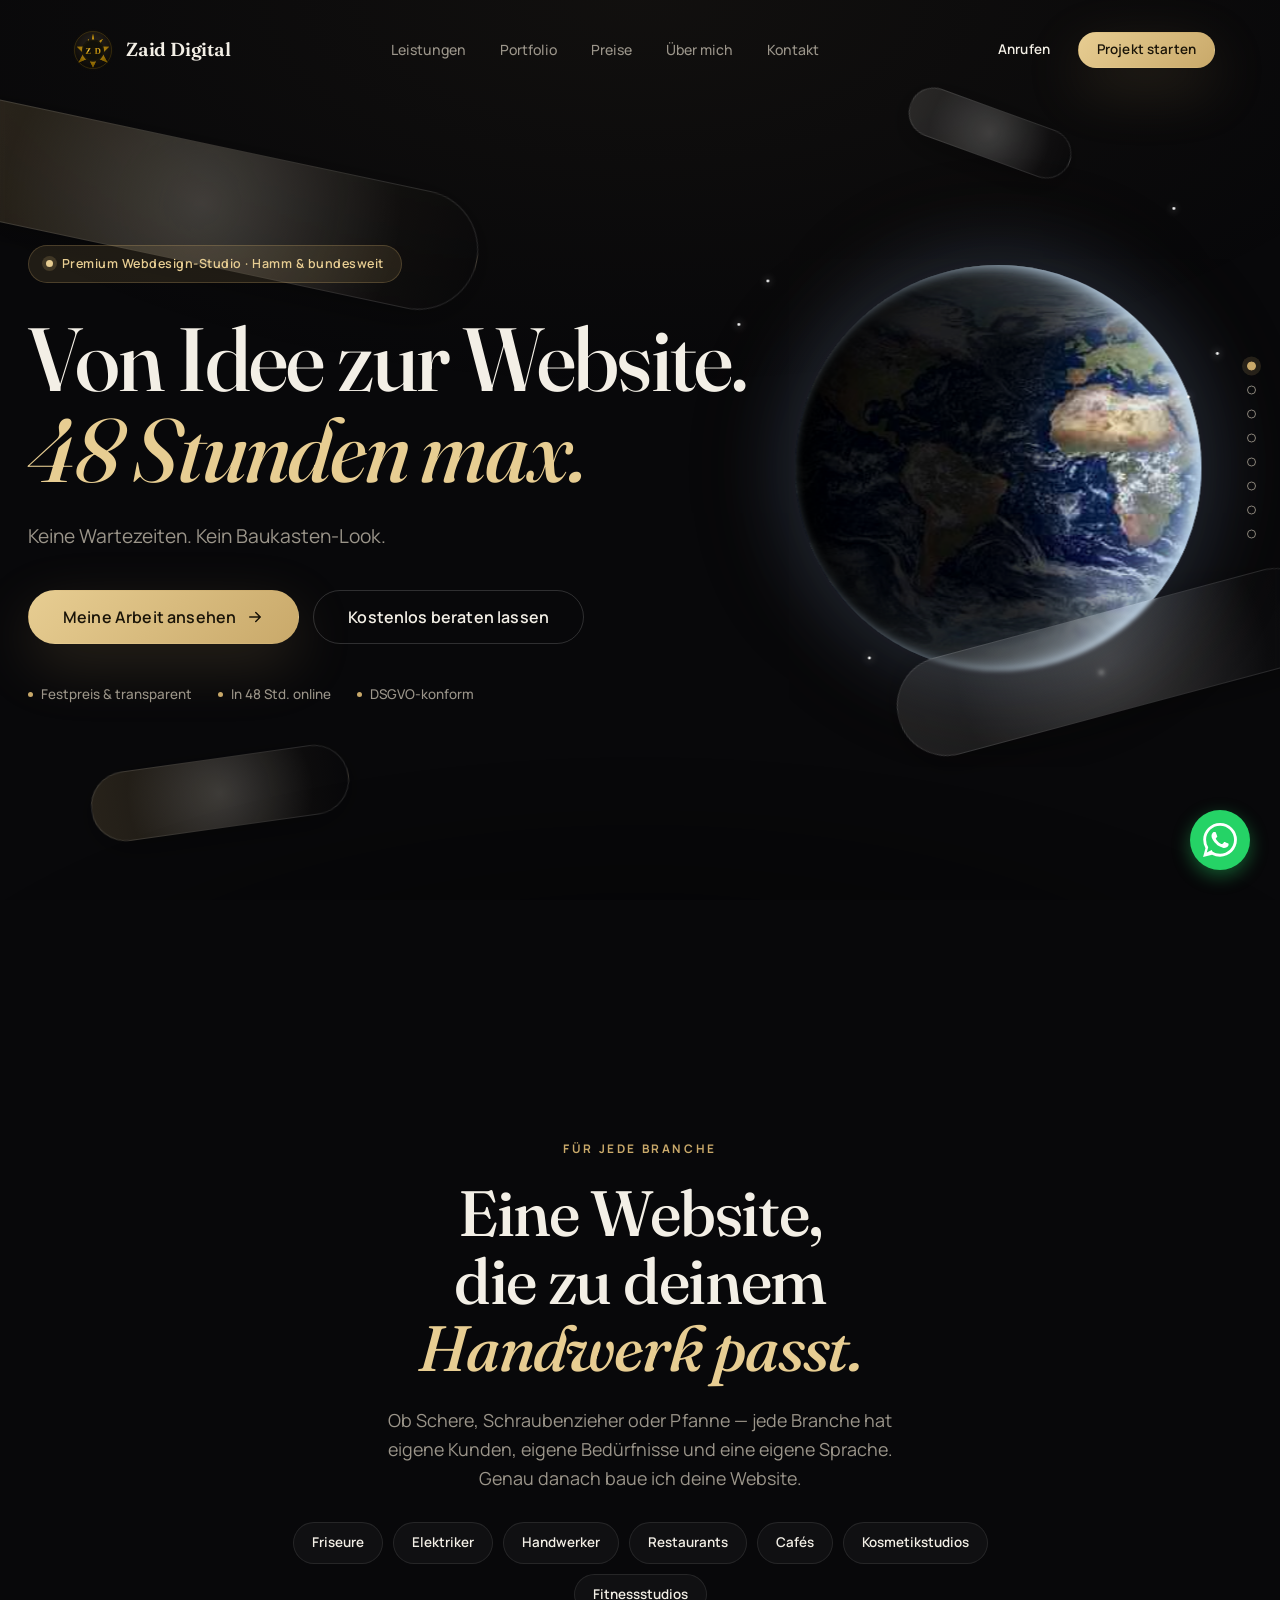
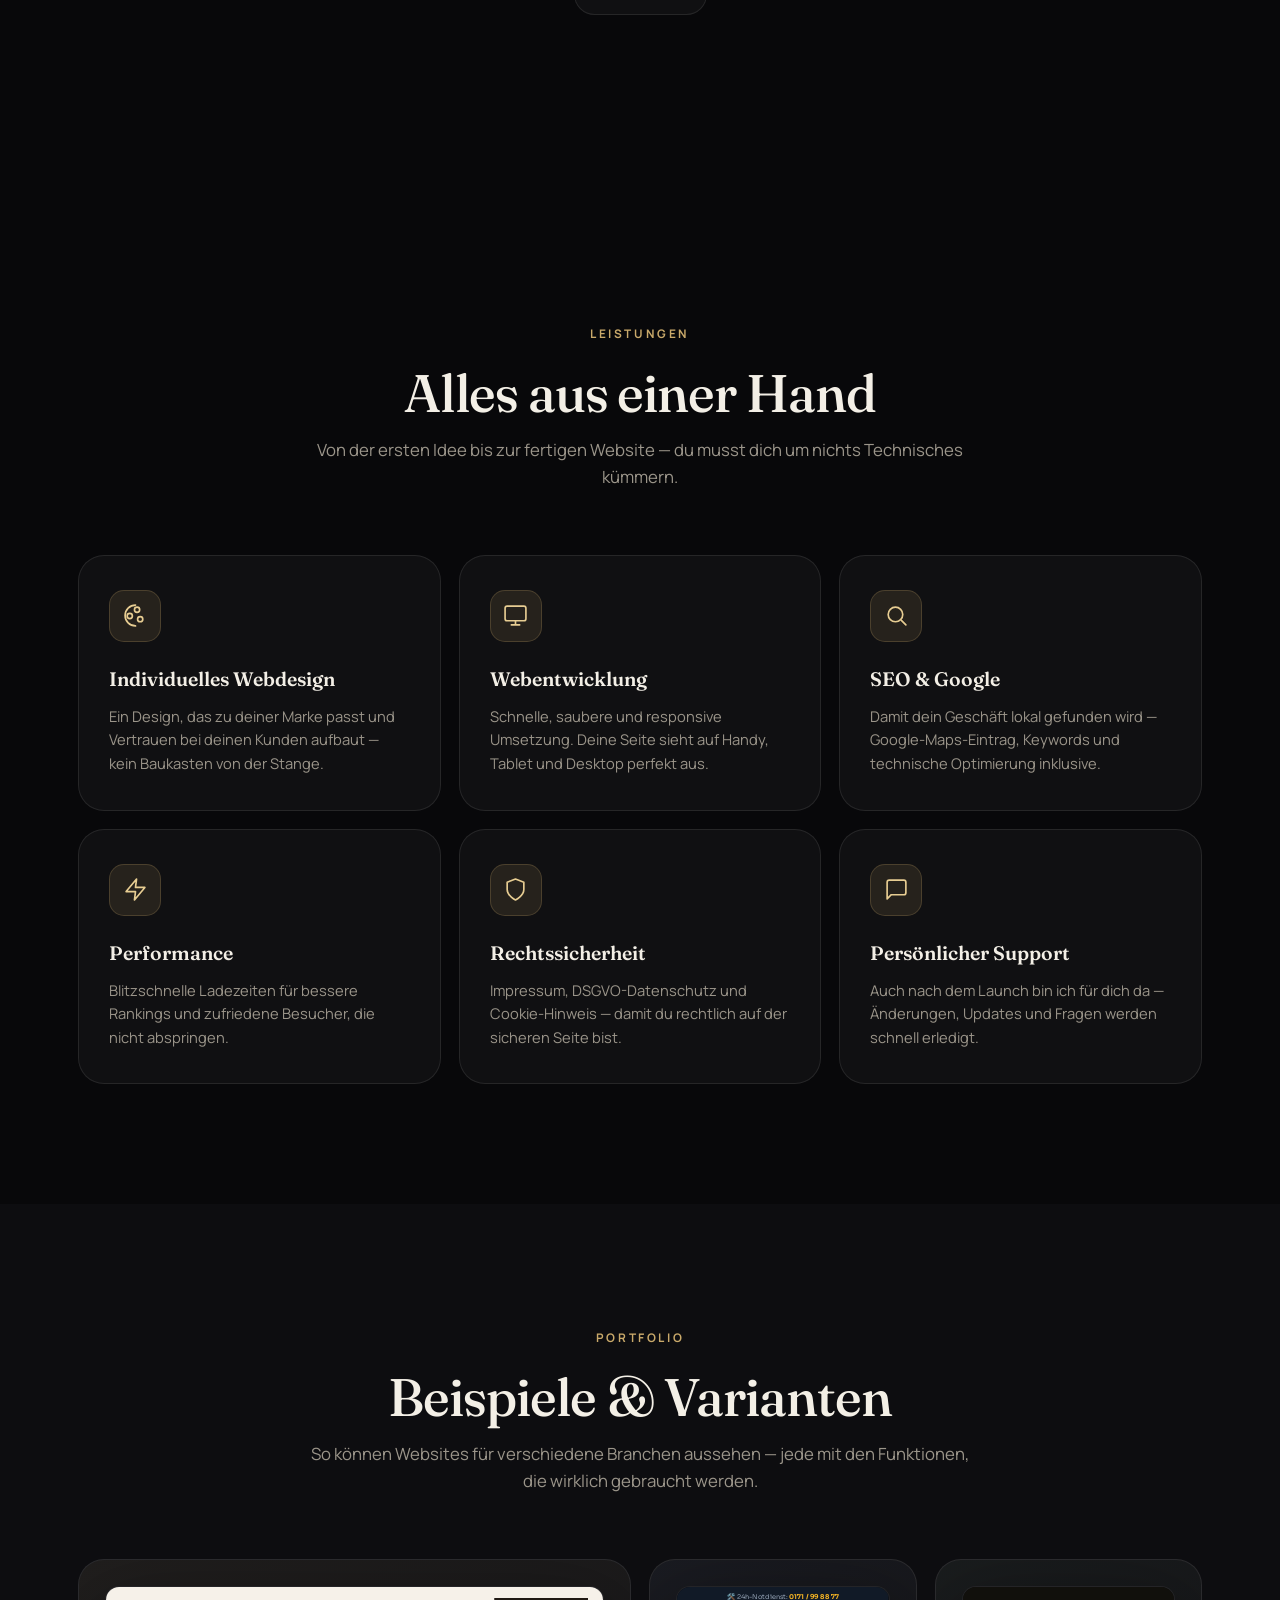
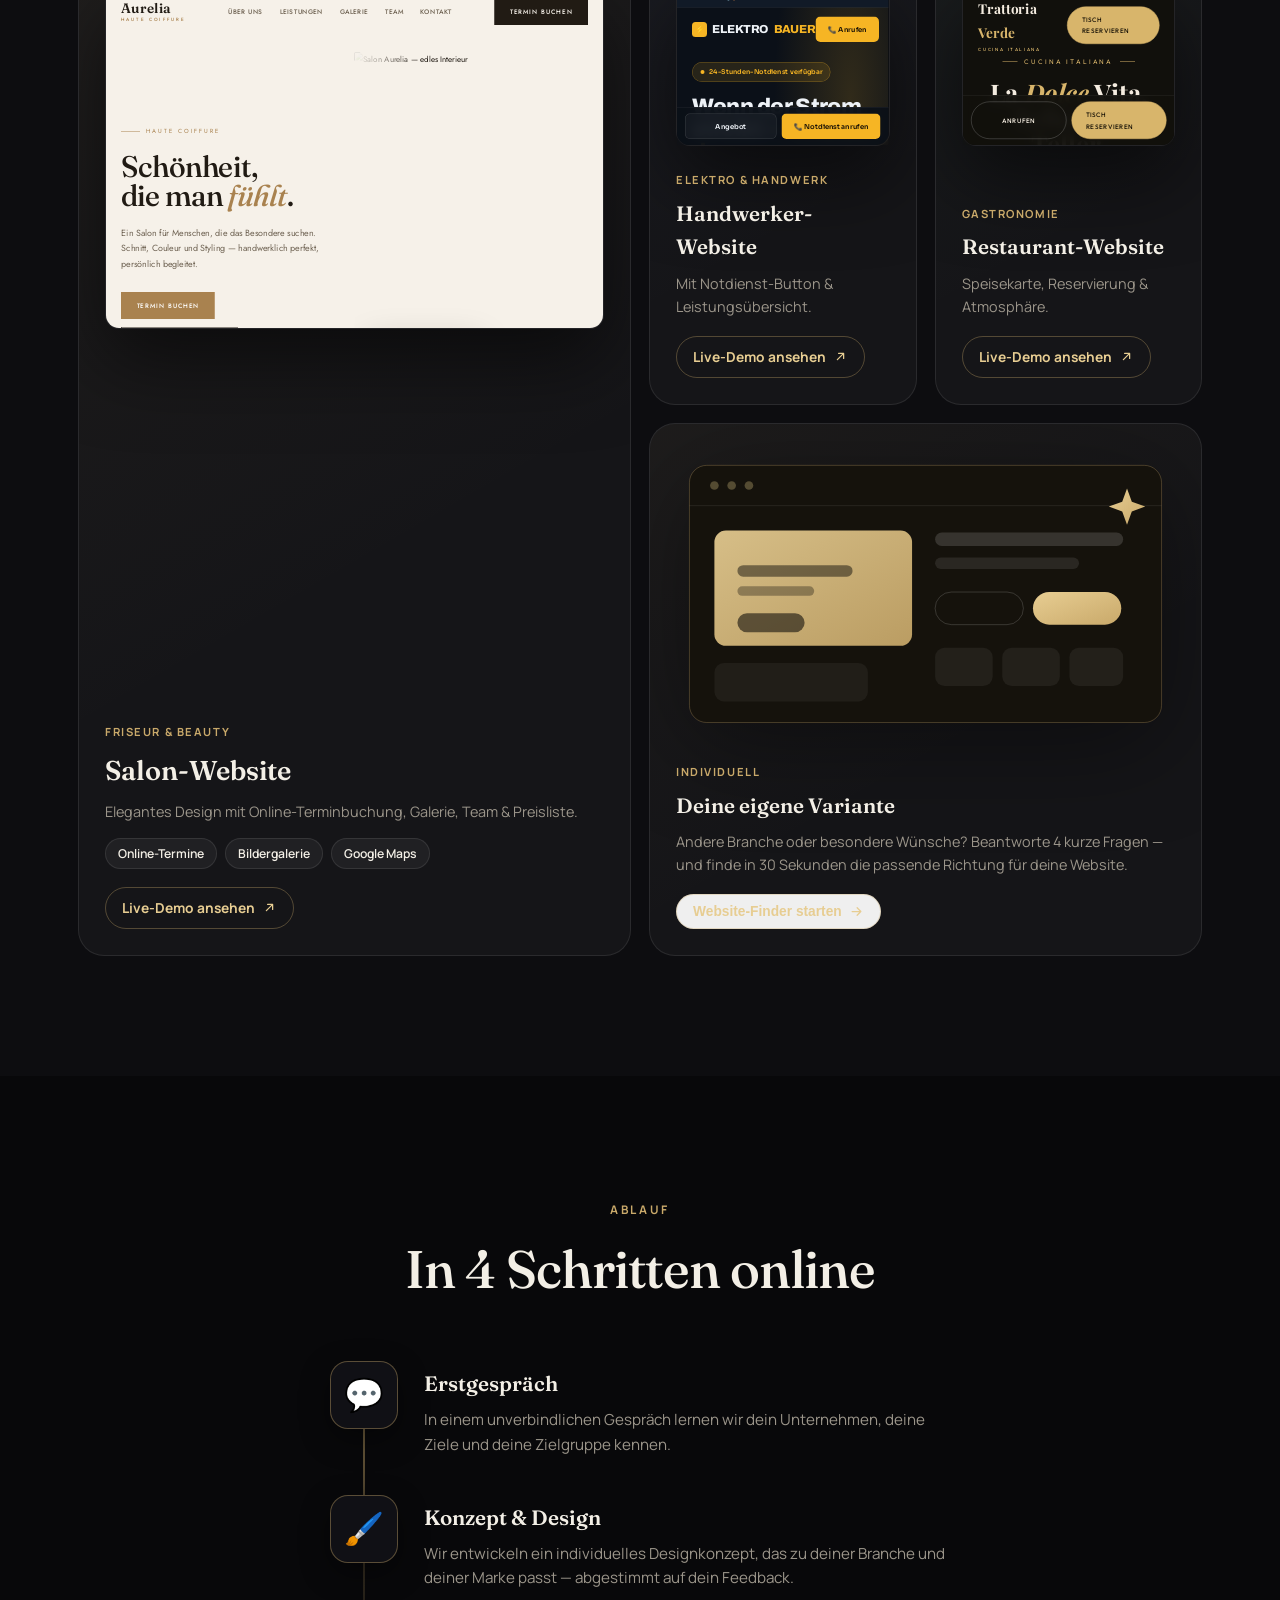
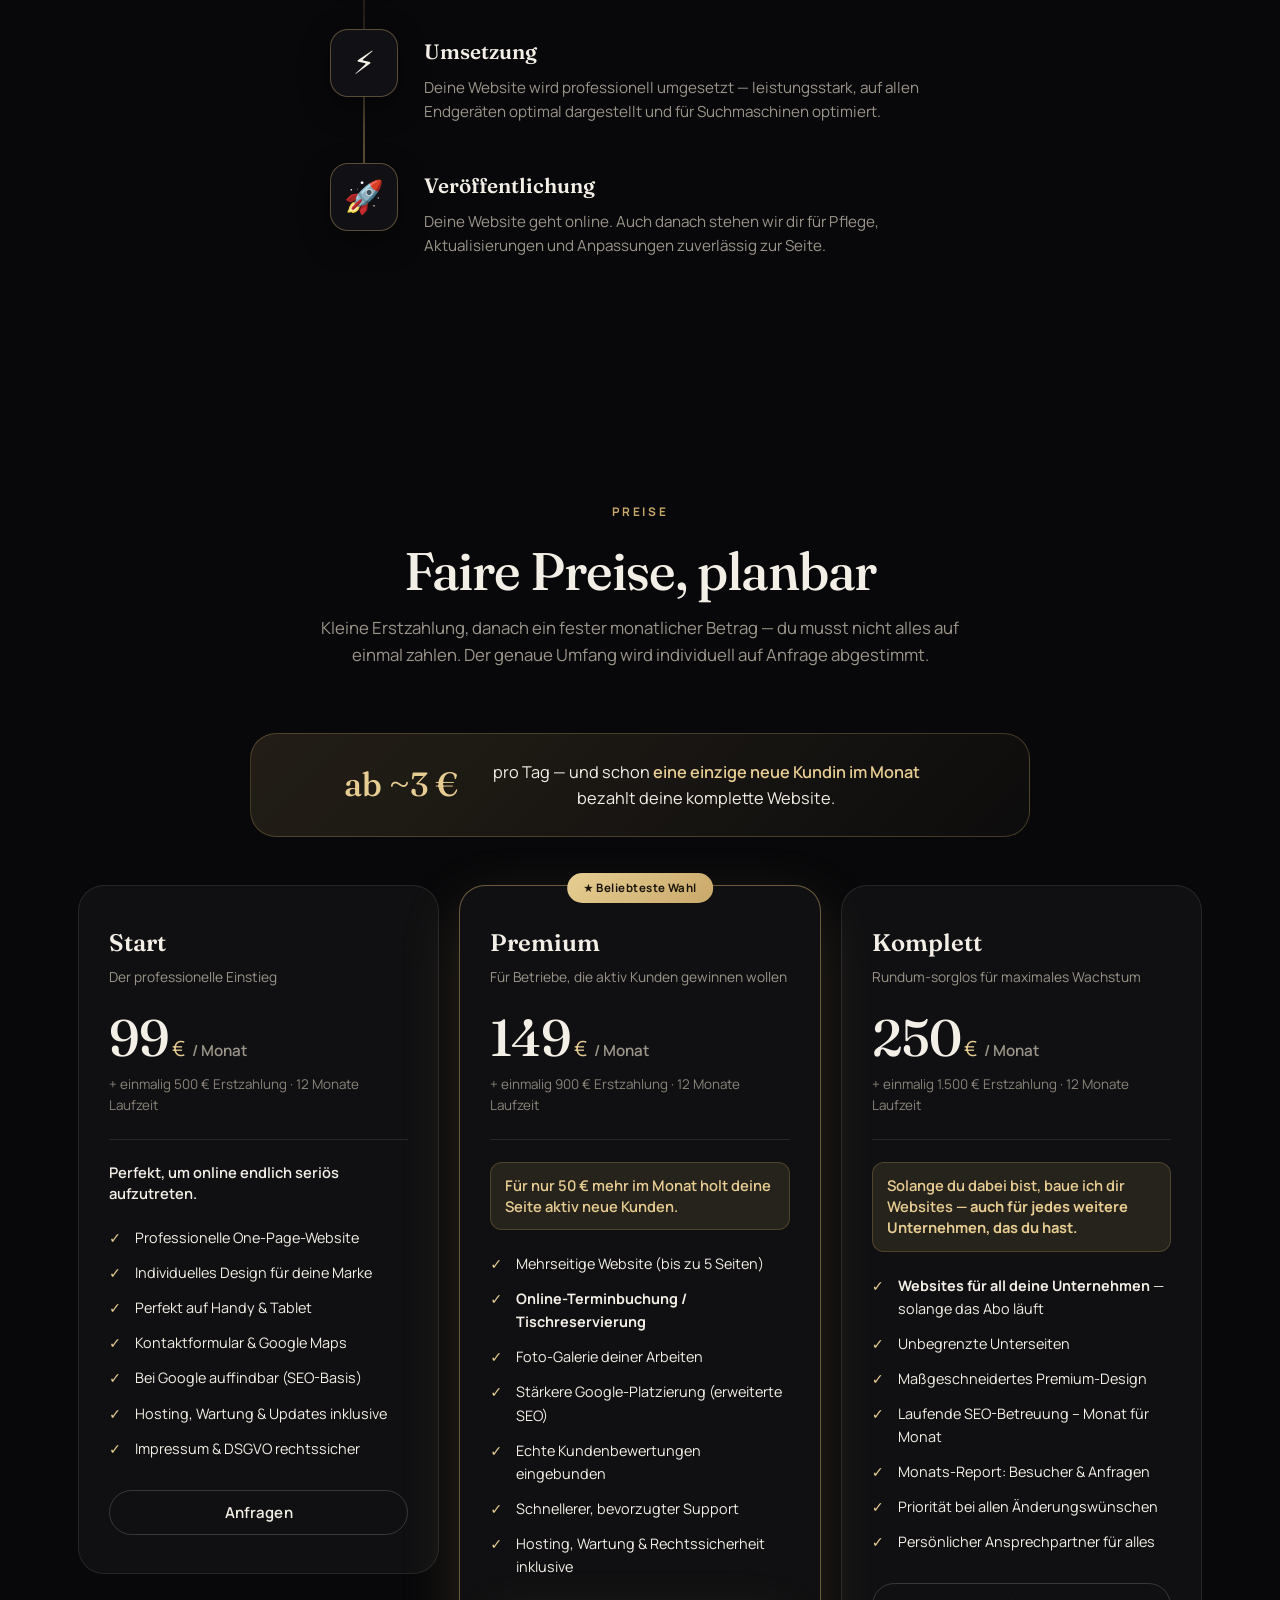
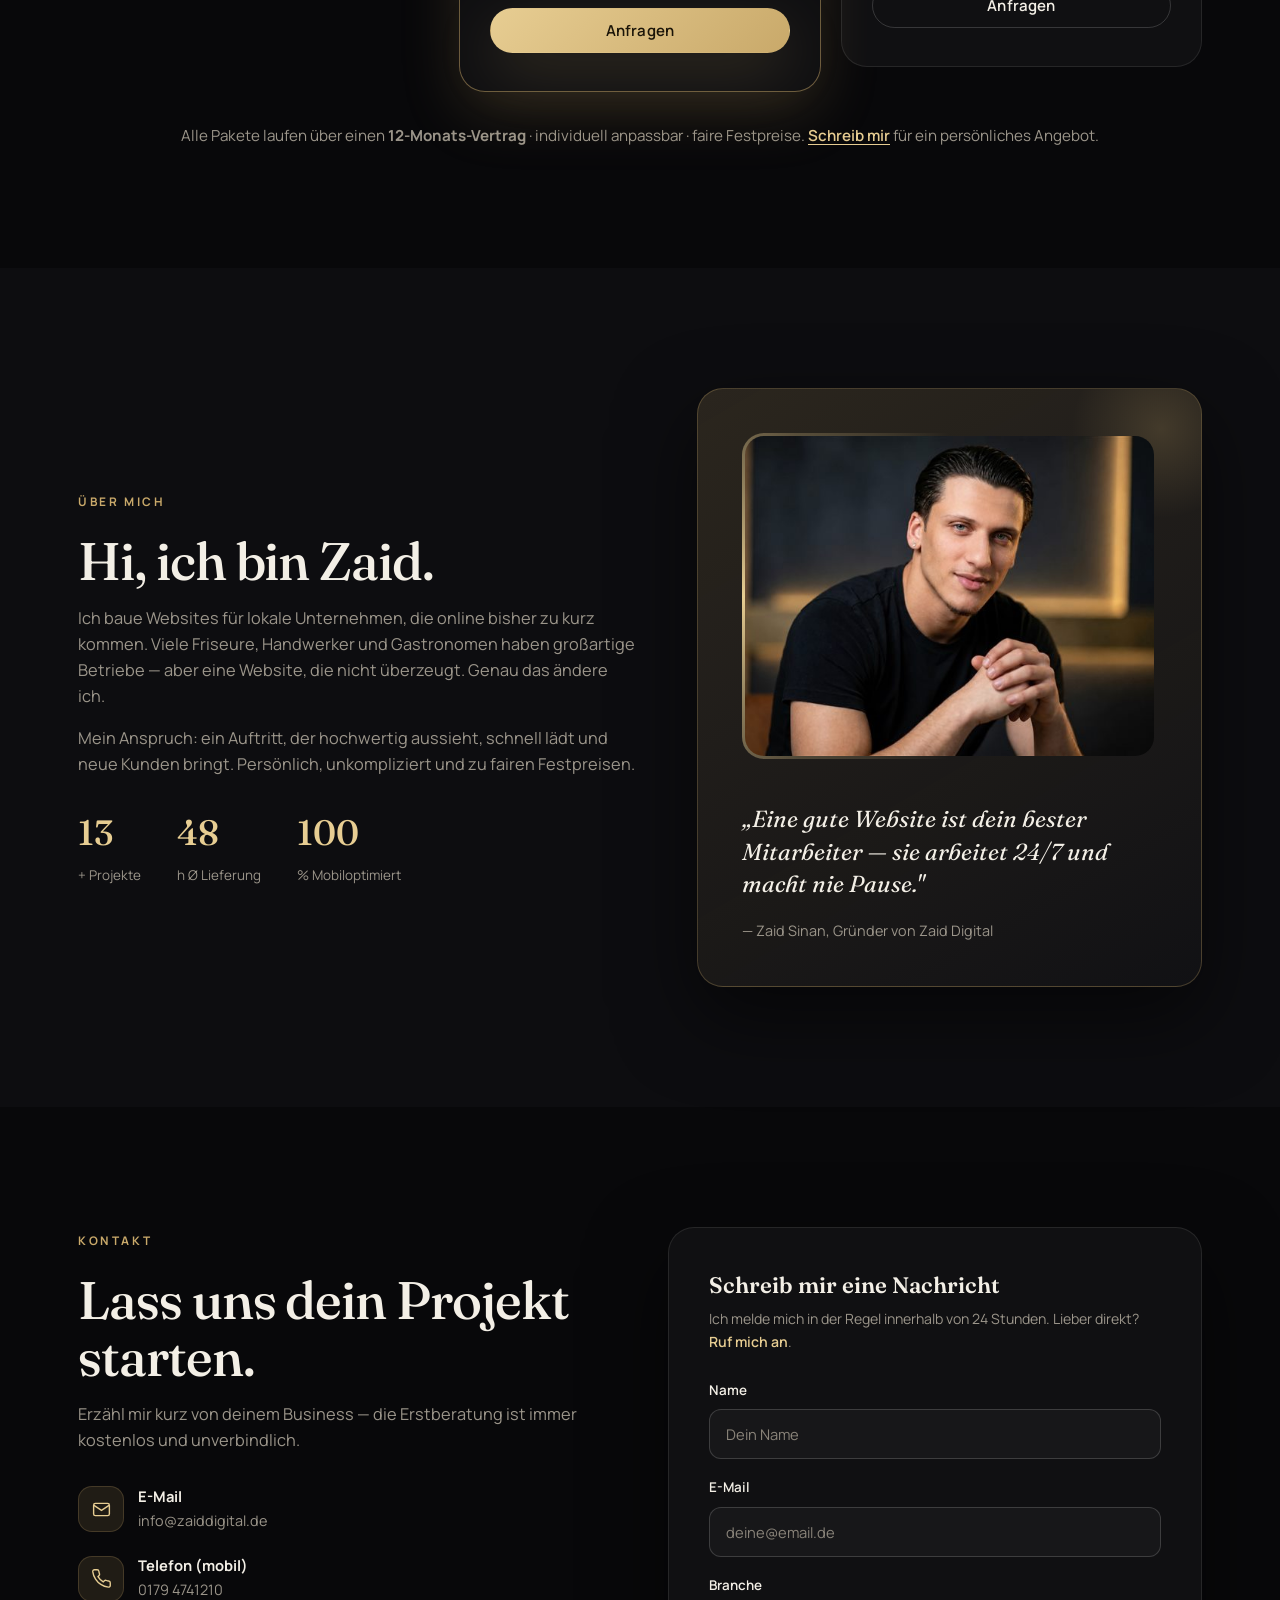
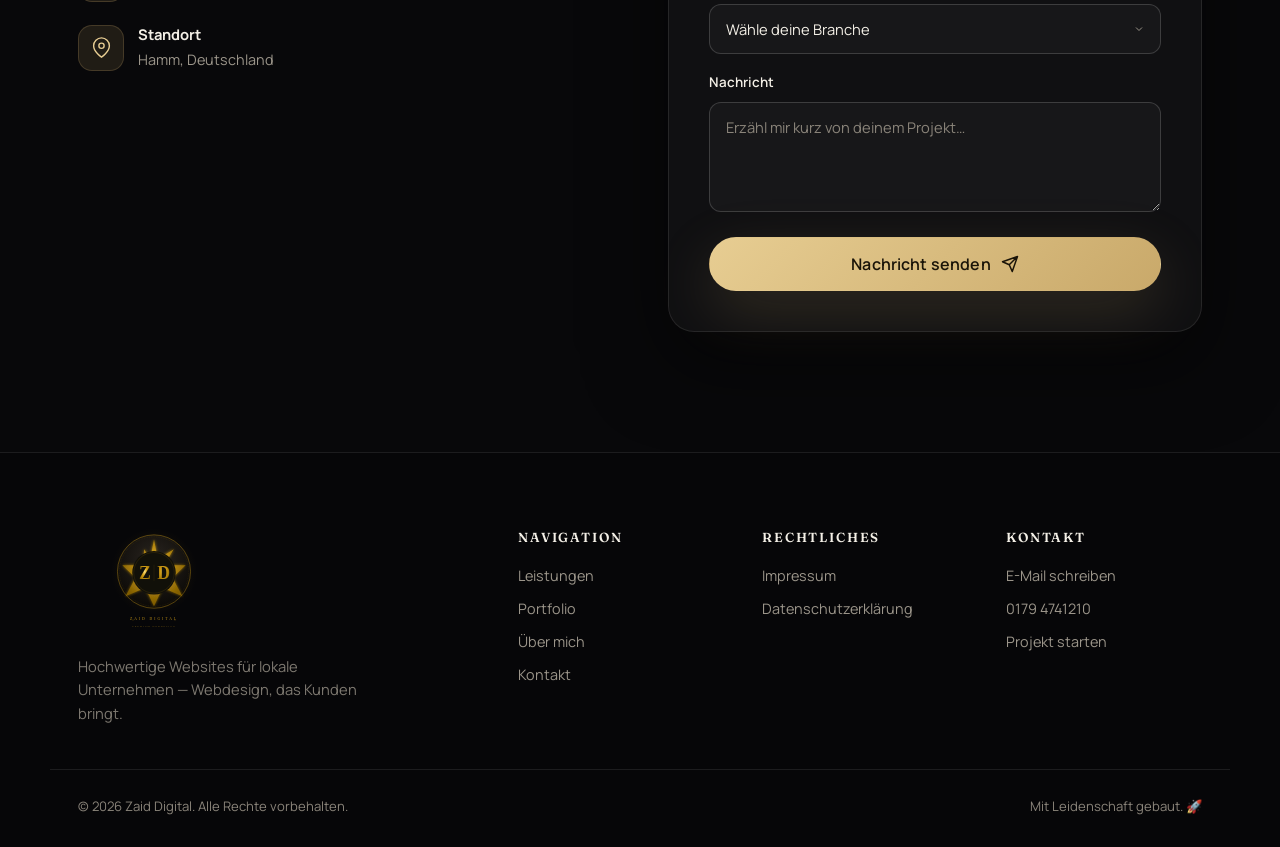
<file: index.html>
<!DOCTYPE html>
<html lang="de">
<head>
  <meta charset="UTF-8">
  <meta name="viewport" content="width=device-width, initial-scale=1.0">
  <title>Zaid Digital — Premium Webdesign für lokale Unternehmen</title>
  <meta name="description" content="Zaid Digital gestaltet hochwertige, individuelle Websites für Friseure, Elektriker, Restaurants und lokale Unternehmen in Hamm und Umgebung. Webdesign, das nach Wert aussieht — und Kunden bringt.">
  <meta name="theme-color" content="#08080a">
  <link rel="icon" href="assets/logo-mark.svg" type="image/svg+xml">
  <!-- Open Graph -->
  <meta property="og:type" content="website">
  <meta property="og:title" content="Zaid Digital — Premium Webdesign für lokale Unternehmen">
  <meta property="og:description" content="Hochwertige, individuelle Websites für Friseure, Elektriker, Restaurants & lokale Betriebe. Webdesign, das nach Wert aussieht.">
  <meta property="og:locale" content="de_DE">
  <meta name="twitter:card" content="summary_large_image">
  <link rel="stylesheet" href="fonts.css">
  <link rel="stylesheet" href="style.css">
  <script type="application/ld+json">
  {
    "@context": "https://schema.org",
    "@type": "ProfessionalService",
    "name": "Zaid Digital",
    "description": "Premium Webdesign für lokale Unternehmen — individuelle, hochwertige Websites für Friseure, Elektriker, Restaurants und Handwerksbetriebe.",
    "founder": "Zaid Sinan",
    "email": "info@zaiddigital.de",
    "telephone": "+49-179-4741210",
    "areaServed": "Hamm und Umgebung",
    "priceRange": "€€",
    "address": { "@type": "PostalAddress", "addressLocality": "Hamm", "addressCountry": "DE" },
    "knowsAbout": ["Webdesign", "Webentwicklung", "SEO", "Responsive Design"]
  }
  </script>
</head>
<body>

  <!-- Scroll Progress Bar -->
  <div class="progress-bar"><div class="progress-bar__fill" id="progressFill"></div></div>

  <!-- Fixed Rotating Globe (travels on scroll) -->
  <div class="globe-layer" id="globeLayer">
    <div class="globe">
      <span class="globe__star" style="left:-20px;top:10px;animation-duration:3s"></span>
      <span class="globe__star" style="left:-40px;top:40px;animation-duration:2s"></span>
      <span class="globe__star" style="left:270px;top:90px;animation-duration:4s"></span>
      <span class="globe__star" style="left:210px;top:280px;animation-duration:3s"></span>
      <span class="globe__star" style="left:50px;top:270px;animation-duration:1.5s"></span>
      <span class="globe__star" style="left:260px;top:-40px;animation-duration:4s"></span>
      <span class="globe__star" style="left:290px;top:60px;animation-duration:2s"></span>
    </div>
  </div>

  <!-- Section Navigation Dots -->
  <nav class="dots" id="dots" aria-label="Abschnitte"></nav>

  <!-- Header -->
  <header class="header" id="header">
    <div class="header__inner">
      <a href="#hero" class="brand">
        <img class="brand__logo" src="assets/logo-mark.svg" alt="" width="44" height="44">
        <span class="brand__name">Zaid&nbsp;Digital</span>
      </a>
      <nav class="header__nav">
        <a href="#leistungen">Leistungen</a>
        <a href="#portfolio">Portfolio</a>
        <a href="#preise">Preise</a>
        <a href="#ueber">Über mich</a>
        <a href="#kontakt">Kontakt</a>
      </nav>
      <div class="header__actions">
        <a href="tel:+491794741210" class="btn btn--ghost btn--sm">Anrufen</a>
        <a href="#kontakt" class="btn btn--primary btn--sm">Projekt starten</a>
      </div>
      <button class="burger" id="burger" aria-label="Menü"><span></span><span></span><span></span></button>
    </div>
  </header>

  <!-- Mobile Menu -->
  <div class="mobile" id="mobile">
    <a href="#leistungen">Leistungen</a>
    <a href="#portfolio">Portfolio</a>
    <a href="#preise">Preise</a>
    <a href="#ueber">Über mich</a>
    <a href="#kontakt">Kontakt</a>
    <a href="#kontakt" class="btn btn--primary">Projekt starten</a>
  </div>

  <main>

    <!-- ===== HERO (globe right) ===== -->
    <section class="snap" id="hero" data-globe="0">
      <div class="shapes" aria-hidden="true">
        <span class="shape shape--1"></span>
        <span class="shape shape--2"></span>
        <span class="shape shape--3"></span>
        <span class="shape shape--4"></span>
      </div>
      <div class="hero">
        <div class="reveal">
          <span class="pill"><span class="pill__dot"></span> Premium Webdesign-Studio · Hamm &amp; bundesweit</span>
        </div>
        <h1 class="hero__title reveal">
          Von Idee zur Website.<br>
          <span class="serif-em">48 Stunden max.</span>
        </h1>
        <p class="hero__lead reveal">
          Keine Wartezeiten. Kein Baukasten-Look.
        </p>
        <div class="hero__cta reveal">
          <a href="#portfolio" class="btn btn--primary btn--lg">Meine Arbeit ansehen
            <svg viewBox="0 0 24 24" fill="none" stroke="currentColor" stroke-width="2" stroke-linecap="round" stroke-linejoin="round"><path d="M5 12h14M13 6l6 6-6 6"/></svg>
          </a>
          <a href="#kontakt" class="btn btn--outline btn--lg">Kostenlos beraten lassen</a>
        </div>
        <div class="hero__meta reveal">
          <span><span class="hero__meta-dot"></span> Festpreis &amp; transparent</span>
          <span><span class="hero__meta-dot"></span> In 48 Std. online</span>
          <span><span class="hero__meta-dot"></span> DSGVO-konform</span>
        </div>
      </div>
    </section>

    <!-- ===== STORY: Branchen (globe center, subtle) ===== -->
    <section class="snap snap--center" id="branchen" data-globe="1">
      <div class="story">
        <span class="kicker reveal">Für jede Branche</span>
        <h2 class="story__title reveal">Eine Website,<br>die zu deinem<br><span class="serif-em">Handwerk passt.</span></h2>
        <p class="story__lead reveal">
          Ob Schere, Schraubenzieher oder Pfanne — jede Branche hat eigene Kunden,
          eigene Bedürfnisse und eine eigene Sprache. Genau danach baue ich deine Website.
        </p>
        <div class="chips reveal">
          <span class="chip">Friseure</span>
          <span class="chip">Elektriker</span>
          <span class="chip">Handwerker</span>
          <span class="chip">Restaurants</span>
          <span class="chip">Cafés</span>
          <span class="chip">Kosmetikstudios</span>
          <span class="chip">Fitnessstudios</span>
        </div>
      </div>
    </section>

    <!-- ===== LEISTUNGEN ===== -->
    <section class="block" id="leistungen" data-globe="fade">
      <div class="shell">
        <div class="head reveal">
          <span class="kicker">Leistungen</span>
          <h2 class="head__title">Alles aus einer Hand</h2>
          <p class="head__lead">Von der ersten Idee bis zur fertigen Website — du musst dich um nichts Technisches kümmern.</p>
        </div>
        <div class="cards">
          <article class="card reveal">
            <div class="card__glow"></div>
            <div class="card__icon">
              <svg viewBox="0 0 24 24" fill="none" stroke="currentColor" stroke-width="1.6" stroke-linecap="round" stroke-linejoin="round"><circle cx="13.5" cy="6.5" r="2.5"/><circle cx="6.5" cy="12.5" r="2.5"/><circle cx="16.5" cy="15.5" r="2.5"/><path d="M12 2a10 10 0 100 20"/></svg>
            </div>
            <h3>Individuelles Webdesign</h3>
            <p>Ein Design, das zu deiner Marke passt und Vertrauen bei deinen Kunden aufbaut — kein Baukasten von der Stange.</p>
          </article>
          <article class="card reveal">
            <div class="card__glow"></div>
            <div class="card__icon">
              <svg viewBox="0 0 24 24" fill="none" stroke="currentColor" stroke-width="1.6" stroke-linecap="round" stroke-linejoin="round"><rect x="2" y="3" width="20" height="14" rx="2"/><path d="M8 21h8M12 17v4"/></svg>
            </div>
            <h3>Webentwicklung</h3>
            <p>Schnelle, saubere und responsive Umsetzung. Deine Seite sieht auf Handy, Tablet und Desktop perfekt aus.</p>
          </article>
          <article class="card reveal">
            <div class="card__glow"></div>
            <div class="card__icon">
              <svg viewBox="0 0 24 24" fill="none" stroke="currentColor" stroke-width="1.6" stroke-linecap="round" stroke-linejoin="round"><circle cx="11" cy="11" r="7"/><path d="M21 21l-4.3-4.3"/></svg>
            </div>
            <h3>SEO &amp; Google</h3>
            <p>Damit dein Geschäft lokal gefunden wird — Google-Maps-Eintrag, Keywords und technische Optimierung inklusive.</p>
          </article>
          <article class="card reveal">
            <div class="card__glow"></div>
            <div class="card__icon">
              <svg viewBox="0 0 24 24" fill="none" stroke="currentColor" stroke-width="1.6" stroke-linecap="round" stroke-linejoin="round"><path d="M13 2L3 14h9l-1 8 10-12h-9z"/></svg>
            </div>
            <h3>Performance</h3>
            <p>Blitzschnelle Ladezeiten für bessere Rankings und zufriedene Besucher, die nicht abspringen.</p>
          </article>
          <article class="card reveal">
            <div class="card__glow"></div>
            <div class="card__icon">
              <svg viewBox="0 0 24 24" fill="none" stroke="currentColor" stroke-width="1.6" stroke-linecap="round" stroke-linejoin="round"><path d="M12 22s8-4 8-10V5l-8-3-8 3v7c0 6 8 10 8 10z"/></svg>
            </div>
            <h3>Rechtssicherheit</h3>
            <p>Impressum, DSGVO-Datenschutz und Cookie-Hinweis — damit du rechtlich auf der sicheren Seite bist.</p>
          </article>
          <article class="card reveal">
            <div class="card__glow"></div>
            <div class="card__icon">
              <svg viewBox="0 0 24 24" fill="none" stroke="currentColor" stroke-width="1.6" stroke-linecap="round" stroke-linejoin="round"><path d="M21 15a2 2 0 01-2 2H7l-4 4V5a2 2 0 012-2h14a2 2 0 012 2z"/></svg>
            </div>
            <h3>Persönlicher Support</h3>
            <p>Auch nach dem Launch bin ich für dich da — Änderungen, Updates und Fragen werden schnell erledigt.</p>
          </article>
        </div>
      </div>
    </section>

    <!-- ===== PORTFOLIO BENTO ===== -->
    <section class="block block--alt" id="portfolio">
      <div class="shell">
        <div class="head reveal">
          <span class="kicker">Portfolio</span>
          <h2 class="head__title">Beispiele &amp; Varianten</h2>
          <p class="head__lead">So können Websites für verschiedene Branchen aussehen — jede mit den Funktionen, die wirklich gebraucht werden.</p>
        </div>
        <div class="bento">
          <article class="bento__item bento__item--big reveal" style="--tint:rgba(201,169,106,.12)">
            <a class="bento__preview" href="demos/friseur.html?v=3" target="_blank" rel="noopener" aria-label="Demo Salon Aurelia öffnen">
              <iframe src="demos/friseur.html?v=3" loading="lazy" scrolling="no" tabindex="-1" title="Vorschau Salon Aurelia"></iframe>
              <span class="bento__preview-hint">Demo öffnen ↗</span>
            </a>
            <div class="bento__label">
              <span class="bento__tag">Friseur &amp; Beauty</span>
              <h3>Salon-Website</h3>
              <p>Elegantes Design mit Online-Terminbuchung, Galerie, Team &amp; Preisliste.</p>
              <ul><li>Online-Termine</li><li>Bildergalerie</li><li>Google Maps</li></ul>
              <a class="bento__link" href="demos/friseur.html?v=3" target="_blank" rel="noopener">Live-Demo ansehen
                <svg viewBox="0 0 24 24" fill="none" stroke="currentColor" stroke-width="2" stroke-linecap="round" stroke-linejoin="round"><path d="M7 17 17 7M9 7h8v8"/></svg>
              </a>
            </div>
          </article>

          <article class="bento__item reveal" style="--tint:rgba(120,150,220,.09)">
            <a class="bento__preview" href="demos/elektriker.html?v=3" target="_blank" rel="noopener" aria-label="Demo Elektro Bauer öffnen">
              <iframe src="demos/elektriker.html?v=3" loading="lazy" scrolling="no" tabindex="-1" title="Vorschau Elektro Bauer"></iframe>
              <span class="bento__preview-hint">Demo öffnen ↗</span>
            </a>
            <div class="bento__label">
              <span class="bento__tag">Elektro &amp; Handwerk</span>
              <h3>Handwerker-Website</h3>
              <p>Mit Notdienst-Button &amp; Leistungsübersicht.</p>
              <a class="bento__link" href="demos/elektriker.html?v=3" target="_blank" rel="noopener">Live-Demo ansehen
                <svg viewBox="0 0 24 24" fill="none" stroke="currentColor" stroke-width="2" stroke-linecap="round" stroke-linejoin="round"><path d="M7 17 17 7M9 7h8v8"/></svg>
              </a>
            </div>
          </article>

          <article class="bento__item reveal" style="--tint:rgba(120,180,140,.09)">
            <a class="bento__preview" href="demos/restaurant.html?v=3" target="_blank" rel="noopener" aria-label="Demo Trattoria Verde öffnen">
              <iframe src="demos/restaurant.html?v=3" loading="lazy" scrolling="no" tabindex="-1" title="Vorschau Trattoria Verde"></iframe>
              <span class="bento__preview-hint">Demo öffnen ↗</span>
            </a>
            <div class="bento__label">
              <span class="bento__tag">Gastronomie</span>
              <h3>Restaurant-Website</h3>
              <p>Speisekarte, Reservierung &amp; Atmosphäre.</p>
              <a class="bento__link" href="demos/restaurant.html?v=3" target="_blank" rel="noopener">Live-Demo ansehen
                <svg viewBox="0 0 24 24" fill="none" stroke="currentColor" stroke-width="2" stroke-linecap="round" stroke-linejoin="round"><path d="M7 17 17 7M9 7h8v8"/></svg>
              </a>
            </div>
          </article>

          <article class="bento__item bento__item--wide reveal" style="--tint:rgba(201,169,106,.10)">
            <div class="bento__mock">
              <svg class="variant-art" viewBox="0 0 520 300" xmlns="http://www.w3.org/2000/svg" role="img" aria-label="Individuelle Website konfigurieren">
                <defs>
                  <linearGradient id="va_g" x1="0" y1="0" x2="1" y2="1"><stop offset="0" stop-color="#e7cd92"/><stop offset="1" stop-color="#c9a96a"/></linearGradient>
                </defs>
                <rect x="14" y="16" width="492" height="268" rx="18" fill="#15120c" stroke="rgba(201,169,106,.3)"/>
                <line x1="14" y1="58" x2="506" y2="58" stroke="rgba(255,255,255,.08)"/>
                <circle cx="40" cy="37" r="4.5" fill="#544b32"/><circle cx="58" cy="37" r="4.5" fill="#544b32"/><circle cx="76" cy="37" r="4.5" fill="#544b32"/>
                <rect x="40" y="84" width="206" height="120" rx="12" fill="url(#va_g)" opacity=".92"/>
                <rect x="64" y="120" width="120" height="12" rx="6" fill="#15120c" opacity=".5"/>
                <rect x="64" y="142" width="80" height="10" rx="5" fill="#15120c" opacity=".35"/>
                <rect x="64" y="170" width="70" height="20" rx="10" fill="#15120c" opacity=".6"/>
                <rect x="270" y="86" width="196" height="14" rx="7" fill="rgba(255,255,255,.14)"/>
                <rect x="270" y="112" width="150" height="12" rx="6" fill="rgba(255,255,255,.09)"/>
                <rect x="270" y="148" width="92" height="34" rx="17" fill="none" stroke="rgba(255,255,255,.16)"/>
                <rect x="372" y="148" width="92" height="34" rx="17" fill="url(#va_g)"/>
                <rect x="270" y="206" width="60" height="40" rx="10" fill="rgba(255,255,255,.06)"/>
                <rect x="340" y="206" width="60" height="40" rx="10" fill="rgba(255,255,255,.06)"/>
                <rect x="410" y="206" width="56" height="40" rx="10" fill="rgba(255,255,255,.06)"/>
                <rect x="40" y="222" width="160" height="40" rx="10" fill="rgba(255,255,255,.05)"/>
                <g class="va_spark">
                  <path d="M470 40 l5 14 14 5 -14 5 -5 14 -5 -14 -14 -5 14 -5 z" fill="url(#va_g)"/>
                </g>
              </svg>
            </div>
            <div class="bento__label">
              <span class="bento__tag">Individuell</span>
              <h3>Deine eigene Variante</h3>
              <p>Andere Branche oder besondere Wünsche? Beantworte 4 kurze Fragen — und finde in 30 Sekunden die passende Richtung für deine Website.</p>
              <button type="button" class="bento__link" id="openFinder">Website-Finder starten
                <svg viewBox="0 0 24 24" fill="none" stroke="currentColor" stroke-width="2" stroke-linecap="round" stroke-linejoin="round"><path d="M5 12h14M13 6l6 6-6 6"/></svg>
              </button>
            </div>
          </article>
        </div>
      </div>
    </section>

    <!-- ===== PROZESS ===== -->
    <section class="block" id="prozess">
      <div class="shell">
        <div class="head reveal">
          <span class="kicker">Ablauf</span>
          <h2 class="head__title">In 4 Schritten online</h2>
        </div>
        <div class="flow">
          <div class="flow__step reveal">
            <div class="flow__icon">💬</div>
            <div class="flow__body">
              <div class="flow__top"><h3>Erstgespräch</h3></div>
              <p>In einem unverbindlichen Gespräch lernen wir dein Unternehmen, deine Ziele und deine Zielgruppe kennen.</p>
            </div>
          </div>
          <div class="flow__step reveal">
            <div class="flow__icon">🖌️</div>
            <div class="flow__body">
              <div class="flow__top"><h3>Konzept &amp; Design</h3></div>
              <p>Wir entwickeln ein individuelles Designkonzept, das zu deiner Branche und deiner Marke passt — abgestimmt auf dein Feedback.</p>
            </div>
          </div>
          <div class="flow__step reveal">
            <div class="flow__icon">⚡</div>
            <div class="flow__body">
              <div class="flow__top"><h3>Umsetzung</h3></div>
              <p>Deine Website wird professionell umgesetzt — leistungsstark, auf allen Endgeräten optimal dargestellt und für Suchmaschinen optimiert.</p>
            </div>
          </div>
          <div class="flow__step reveal">
            <div class="flow__icon">🚀</div>
            <div class="flow__body">
              <div class="flow__top"><h3>Veröffentlichung</h3></div>
              <p>Deine Website geht online. Auch danach stehen wir dir für Pflege, Aktualisierungen und Anpassungen zuverlässig zur Seite.</p>
            </div>
          </div>
        </div>
      </div>
    </section>

    <!-- ===== PREISE ===== -->
    <section class="block" id="preise">
      <div class="shell">
        <div class="head reveal">
          <span class="kicker">Preise</span>
          <h2 class="head__title">Faire Preise, planbar</h2>
          <p class="head__lead">Kleine Erstzahlung, danach ein fester monatlicher Betrag — du musst nicht alles auf einmal zahlen. Der genaue Umfang wird individuell auf Anfrage abgestimmt.</p>
        </div>

        <div class="roi reveal">
          <span class="roi__big">ab&nbsp;~3&nbsp;€</span>
          <span class="roi__txt">pro Tag — und schon <strong>eine einzige neue Kundin im Monat</strong> bezahlt deine komplette Website.</span>
        </div>

        <div class="tiers">
          <article class="tier reveal">
            <h3 class="tier__name">Start</h3>
            <p class="tier__desc">Der professionelle Einstieg</p>
            <div class="tier__price"><span class="tier__amount">99</span><sup>€</sup><span class="tier__per">/ Monat</span></div>
            <p class="tier__setup">+ einmalig 500&nbsp;€ Erstzahlung · 12 Monate Laufzeit</p>
            <p class="tier__highlight">Perfekt, um online endlich seriös aufzutreten.</p>
            <ul class="tier__list">
              <li>Professionelle One-Page-Website</li>
              <li>Individuelles Design für deine Marke</li>
              <li>Perfekt auf Handy &amp; Tablet</li>
              <li>Kontaktformular &amp; Google Maps</li>
              <li>Bei Google auffindbar (SEO-Basis)</li>
              <li>Hosting, Wartung &amp; Updates inklusive</li>
              <li>Impressum &amp; DSGVO rechtssicher</li>
            </ul>
            <a href="#kontakt" class="btn btn--outline btn--block">Anfragen</a>
          </article>

          <article class="tier tier--featured reveal">
            <span class="tier__badge">★ Beliebteste Wahl</span>
            <h3 class="tier__name">Premium</h3>
            <p class="tier__desc">Für Betriebe, die aktiv Kunden gewinnen wollen</p>
            <div class="tier__price"><span class="tier__amount">149</span><sup>€</sup><span class="tier__per">/ Monat</span></div>
            <p class="tier__setup">+ einmalig 900&nbsp;€ Erstzahlung · 12 Monate Laufzeit</p>
            <p class="tier__highlight tier__highlight--gold">Für nur 50&nbsp;€ mehr im Monat holt deine Seite aktiv neue Kunden.</p>
            <ul class="tier__list">
              <li>Mehrseitige Website (bis zu 5 Seiten)</li>
              <li><strong>Online-Terminbuchung / Tischreservierung</strong></li>
              <li>Foto-Galerie deiner Arbeiten</li>
              <li>Stärkere Google-Platzierung (erweiterte SEO)</li>
              <li>Echte Kundenbewertungen eingebunden</li>
              <li>Schnellerer, bevorzugter Support</li>
              <li>Hosting, Wartung &amp; Rechtssicherheit inklusive</li>
            </ul>
            <a href="#kontakt" class="btn btn--primary btn--block">Anfragen</a>
          </article>

          <article class="tier reveal">
            <h3 class="tier__name">Komplett</h3>
            <p class="tier__desc">Rundum-sorglos für maximales Wachstum</p>
            <div class="tier__price"><span class="tier__amount">250</span><sup>€</sup><span class="tier__per">/ Monat</span></div>
            <p class="tier__setup">+ einmalig 1.500&nbsp;€ Erstzahlung · 12 Monate Laufzeit</p>
            <p class="tier__highlight tier__highlight--gold">Solange du dabei bist, baue ich dir Websites — <strong>auch für jedes weitere Unternehmen, das du hast.</strong></p>
            <ul class="tier__list">
              <li><strong>Websites für all deine Unternehmen</strong> — solange das Abo läuft</li>
              <li>Unbegrenzte Unterseiten</li>
              <li>Maßgeschneidertes Premium-Design</li>
              <li>Laufende SEO-Betreuung – Monat für Monat</li>
              <li>Monats-Report: Besucher &amp; Anfragen</li>
              <li>Priorität bei allen Änderungswünschen</li>
              <li>Persönlicher Ansprechpartner für alles</li>
            </ul>
            <a href="#kontakt" class="btn btn--outline btn--block">Anfragen</a>
          </article>
        </div>
        <p class="plans__foot reveal">Alle Pakete laufen über einen <strong>12-Monats-Vertrag</strong> · individuell anpassbar · faire Festpreise. <a href="#kontakt">Schreib mir</a> für ein persönliches Angebot.</p>
      </div>
    </section>

    <!-- ===== ÜBER MICH ===== -->
    <section class="block block--alt" id="ueber">
      <div class="shell">
        <div class="about">
          <div class="about__text reveal">
            <span class="kicker">Über mich</span>
            <h2 class="head__title" style="text-align:left">Hi, ich bin Zaid.</h2>
            <p>Ich baue Websites für lokale Unternehmen, die online bisher zu kurz kommen. Viele Friseure, Handwerker und Gastronomen haben großartige Betriebe — aber eine Website, die nicht überzeugt. Genau das ändere ich.</p>
            <p>Mein Anspruch: ein Auftritt, der hochwertig aussieht, schnell lädt und neue Kunden bringt. Persönlich, unkompliziert und zu fairen Festpreisen.</p>
            <div class="about__stats">
              <div><strong data-count="13">0</strong><span>+ Projekte</span></div>
              <div><strong data-count="48">0</strong><span>h Ø Lieferung</span></div>
              <div><strong data-count="100">0</strong><span>% Mobiloptimiert</span></div>
            </div>
          </div>
          <div class="about__visual reveal">
            <div class="about__card">
              <div class="about__frame">
                <img class="about__photo" src="assets/zaid.jpg" alt="Zaid Sinan — Gründer von Zaid Digital" loading="lazy" decoding="async"
                     onerror="this.style.display='none';document.getElementById('zfallback').style.display='grid'">
                <div class="about__avatar" id="zfallback" style="display:none">Z</div>
              </div>
              <div class="about__quote">„Eine gute Website ist dein bester Mitarbeiter — sie arbeitet 24/7 und macht nie Pause."</div>
              <div class="about__sign">— Zaid Sinan, Gründer von Zaid Digital</div>
            </div>
          </div>
        </div>
      </div>
    </section>

    <!-- ===== KONTAKT ===== -->
    <section class="block" id="kontakt">
      <div class="shell">
        <div class="contact">
          <div class="contact__intro reveal">
            <span class="kicker">Kontakt</span>
            <h2 class="head__title" style="text-align:left">Lass uns dein Projekt starten.</h2>
            <p>Erzähl mir kurz von deinem Business — die Erstberatung ist immer kostenlos und unverbindlich.</p>
            <ul class="contact__list">
              <li><a href="mailto:info@zaiddigital.de" style="display:flex;align-items:center;gap:14px;color:inherit"><span class="contact__ic"><svg viewBox="0 0 24 24" fill="none" stroke="currentColor" stroke-width="1.6"><rect x="3" y="5" width="18" height="14" rx="2"/><path d="m3 7 9 6 9-6"/></svg></span><div><b>E-Mail</b><span>info@zaiddigital.de</span></div></a></li>
              <li><a href="tel:+491794741210" style="display:flex;align-items:center;gap:14px;color:inherit"><span class="contact__ic"><svg viewBox="0 0 24 24" fill="none" stroke="currentColor" stroke-width="1.6"><path d="M22 16.9v3a2 2 0 0 1-2.2 2 19.8 19.8 0 0 1-8.6-3.1 19.5 19.5 0 0 1-6-6A19.8 19.8 0 0 1 2 4.2 2 2 0 0 1 4 2h3a2 2 0 0 1 2 1.7c.1 1 .4 1.9.7 2.8a2 2 0 0 1-.5 2.1L8 9.9a16 16 0 0 0 6 6l1.3-1.3a2 2 0 0 1 2.1-.4c.9.3 1.8.6 2.8.7A2 2 0 0 1 22 16.9z"/></svg></span><div><b>Telefon (mobil)</b><span>0179 4741210</span></div></a></li>
              <li><span class="contact__ic"><svg viewBox="0 0 24 24" fill="none" stroke="currentColor" stroke-width="1.6"><path d="M21 10c0 7-9 13-9 13s-9-6-9-13a9 9 0 0 1 18 0z"/><circle cx="12" cy="10" r="3"/></svg></span><div><b>Standort</b><span>Hamm, Deutschland</span></div></li>
            </ul>
          </div>
          <form class="contact__form reveal" id="form" action="https://formspree.io/f/xwvjzjpl" method="POST">
            <h3>Schreib mir eine Nachricht</h3>
            <p class="contact__formlead">Ich melde mich in der Regel innerhalb von 24 Stunden. Lieber direkt? <a href="tel:+491794741210" style="color:var(--gold-bright);font-weight:600">Ruf mich an</a>.</p>
            <div class="field"><label for="name">Name</label><input id="name" name="name" type="text" autocomplete="name" placeholder="Dein Name" required></div>
            <div class="field"><label for="email">E-Mail</label><input id="email" name="email" type="email" autocomplete="email" placeholder="deine@email.de" required></div>
            <div class="field"><label for="branche">Branche</label>
              <select id="branche" name="branche">
                <option value="" disabled selected>Wähle deine Branche</option>
                <option>Friseur / Beauty</option>
                <option>Elektriker / Handwerk</option>
                <option>Restaurant / Café / Bar</option>
                <option>Andere</option>
              </select>
            </div>
            <div class="field"><label for="msg">Nachricht</label><textarea id="msg" name="message" rows="4" placeholder="Erzähl mir kurz von deinem Projekt…"></textarea></div>
            <button type="submit" class="btn btn--primary btn--lg btn--block">Nachricht senden
              <svg viewBox="0 0 24 24" fill="none" stroke="currentColor" stroke-width="2" stroke-linecap="round" stroke-linejoin="round"><path d="M22 2 11 13M22 2l-7 20-4-9-9-4z"/></svg>
            </button>
          </form>
        </div>
      </div>
    </section>
  </main>

  <!-- ===== FOOTER ===== -->
  <footer class="footer">
    <div class="shell footer__grid">
      <div class="footer__brand">
        <a href="#hero" aria-label="Zaid Digital"><img class="footer__logo" src="assets/logo.svg" alt="Zaid Digital — Premium Webdesign" width="170" height="125"></a>
        <p>Hochwertige Websites für lokale Unternehmen — Webdesign, das Kunden bringt.</p>
      </div>
      <div class="footer__col">
        <h4>Navigation</h4>
        <a href="#leistungen">Leistungen</a>
        <a href="#portfolio">Portfolio</a>
        <a href="#ueber">Über mich</a>
        <a href="#kontakt">Kontakt</a>
      </div>
      <div class="footer__col">
        <h4>Rechtliches</h4>
        <a href="impressum.html">Impressum</a>
        <a href="datenschutz.html">Datenschutzerklärung</a>
      </div>
      <div class="footer__col">
        <h4>Kontakt</h4>
        <a href="mailto:info@zaiddigital.de">E-Mail schreiben</a>
        <a href="tel:+491794741210">0179 4741210</a>
        <a href="#kontakt">Projekt starten</a>
      </div>
    </div>
    <div class="footer__bottom shell">
      <span>© 2026 Zaid Digital. Alle Rechte vorbehalten.</span>
      <span>Mit Leidenschaft gebaut. 🚀</span>
    </div>
  </footer>

  <!-- Website-Finder Dialog -->
  <div class="finder" id="finder" aria-hidden="true">
    <div class="finder__overlay" data-close></div>
    <div class="finder__box" role="dialog" aria-modal="true" aria-label="Website-Finder">
      <button class="finder__close" data-close aria-label="Schließen">&times;</button>
      <div class="finder__progress"><span id="finderBar"></span></div>
      <div class="finder__body" id="finderBody"></div>
    </div>
  </div>

  <!-- Mobile sticky action bar -->
  <div class="mobilebar">
    <a href="tel:+491794741210" class="mobilebar__call">
      <svg viewBox="0 0 24 24" fill="none" stroke="currentColor" stroke-width="1.8" stroke-linecap="round" stroke-linejoin="round"><path d="M22 16.9v3a2 2 0 0 1-2.2 2 19.8 19.8 0 0 1-8.6-3.1 19.5 19.5 0 0 1-6-6A19.8 19.8 0 0 1 2 4.2 2 2 0 0 1 4 2h3a2 2 0 0 1 2 1.7c.1 1 .4 1.9.7 2.8a2 2 0 0 1-.5 2.1L8 9.9a16 16 0 0 0 6 6l1.3-1.3a2 2 0 0 1 2.1-.4c.9.3 1.8.6 2.8.7A2 2 0 0 1 22 16.9z"/></svg>
      Anrufen
    </a>
    <a href="#kontakt" class="mobilebar__cta">Anfrage senden</a>
  </div>

  <script src="script.js"></script>
</body>
</html>
</file>
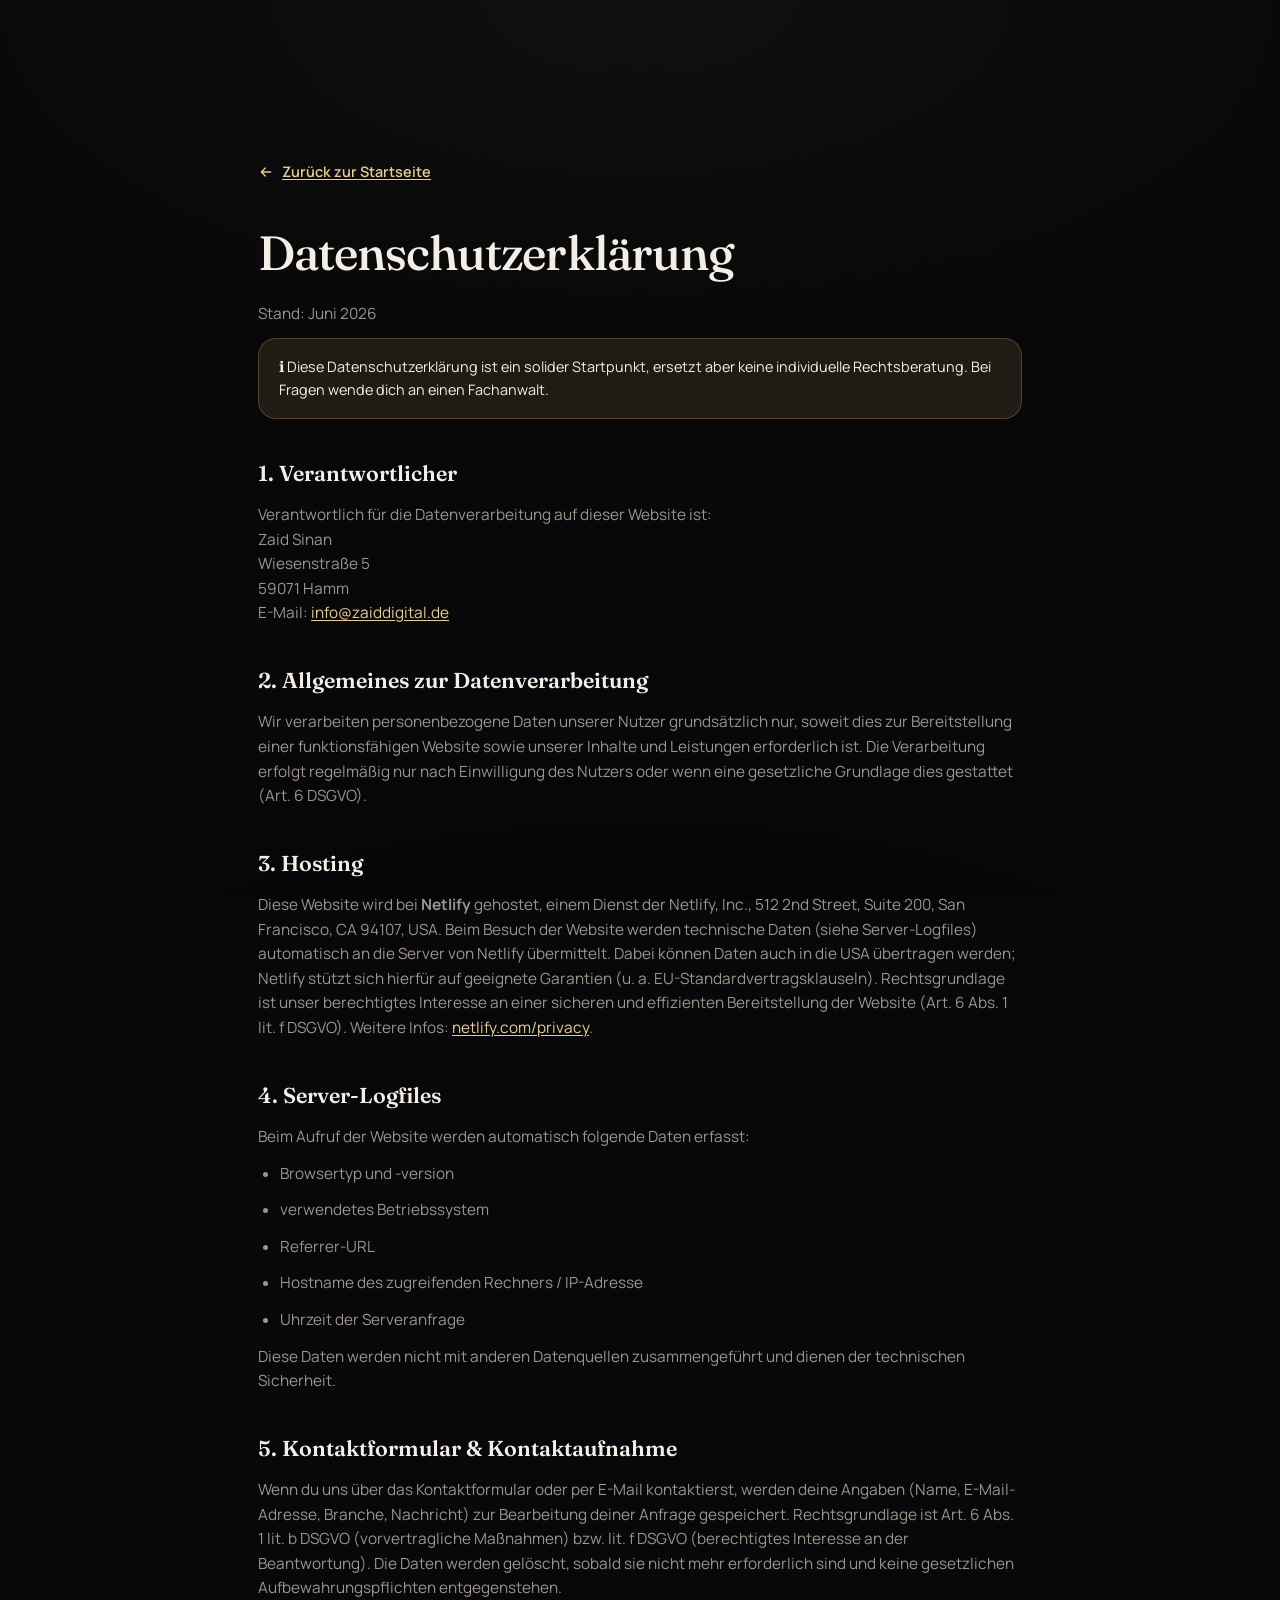
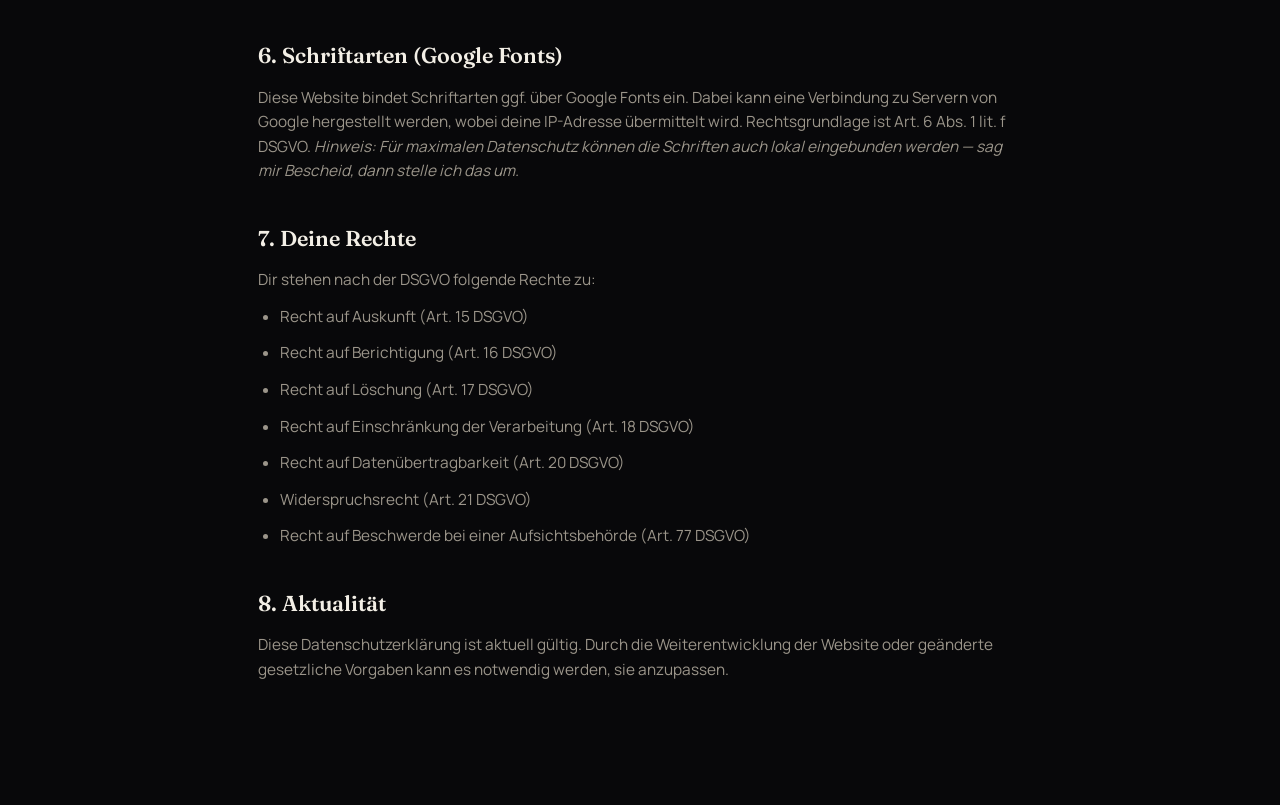
<file: datenschutz.html>
<!DOCTYPE html>
<html lang="de">
<head>
  <meta charset="UTF-8">
  <meta name="viewport" content="width=device-width, initial-scale=1.0">
  <title>Datenschutzerklärung — Zaid Digital</title>
  <meta name="robots" content="noindex">
  <link rel="stylesheet" href="fonts.css">
  <link rel="stylesheet" href="style.css">
</head>
<body>
  <div class="legal">
    <a href="index.html" class="legal__back">
      <svg viewBox="0 0 24 24" fill="none" stroke="currentColor" stroke-width="2" stroke-linecap="round" stroke-linejoin="round"><path d="M19 12H5M11 18l-6-6 6-6"/></svg>
      Zurück zur Startseite
    </a>

    <h1>Datenschutzerklärung</h1>
    <p class="legal__updated">Stand: Juni 2026</p>

    <div class="legal__note">
      ℹ️ Diese Datenschutzerklärung ist ein solider Startpunkt, ersetzt aber keine individuelle Rechtsberatung.
      Bei Fragen wende dich an einen Fachanwalt.
    </div>

    <h2>1. Verantwortlicher</h2>
    <p>
      Verantwortlich für die Datenverarbeitung auf dieser Website ist:<br>
      Zaid Sinan<br>
      Wiesenstraße 5<br>
      59071 Hamm<br>
      E-Mail: <a href="mailto:info@zaiddigital.de">info@zaiddigital.de</a>
    </p>

    <h2>2. Allgemeines zur Datenverarbeitung</h2>
    <p>
      Wir verarbeiten personenbezogene Daten unserer Nutzer grundsätzlich nur, soweit dies zur Bereitstellung
      einer funktionsfähigen Website sowie unserer Inhalte und Leistungen erforderlich ist. Die Verarbeitung
      erfolgt regelmäßig nur nach Einwilligung des Nutzers oder wenn eine gesetzliche Grundlage dies gestattet
      (Art. 6 DSGVO).
    </p>

    <h2>3. Hosting</h2>
    <p>
      Diese Website wird bei <strong>Netlify</strong> gehostet, einem Dienst der Netlify, Inc.,
      512 2nd Street, Suite 200, San Francisco, CA 94107, USA. Beim Besuch der Website werden technische Daten
      (siehe Server-Logfiles) automatisch an die Server von Netlify übermittelt. Dabei können Daten auch in die
      USA übertragen werden; Netlify stützt sich hierfür auf geeignete Garantien (u. a. EU-Standardvertragsklauseln).
      Rechtsgrundlage ist unser berechtigtes Interesse an einer sicheren und effizienten Bereitstellung der Website
      (Art. 6 Abs. 1 lit. f DSGVO). Weitere Infos: <a href="https://www.netlify.com/privacy/" target="_blank" rel="noopener">netlify.com/privacy</a>.
    </p>

    <h2>4. Server-Logfiles</h2>
    <p>Beim Aufruf der Website werden automatisch folgende Daten erfasst:</p>
    <ul>
      <li>Browsertyp und -version</li>
      <li>verwendetes Betriebssystem</li>
      <li>Referrer-URL</li>
      <li>Hostname des zugreifenden Rechners / IP-Adresse</li>
      <li>Uhrzeit der Serveranfrage</li>
    </ul>
    <p>
      Diese Daten werden nicht mit anderen Datenquellen zusammengeführt und dienen der technischen Sicherheit.
    </p>

    <h2>5. Kontaktformular &amp; Kontaktaufnahme</h2>
    <p>
      Wenn du uns über das Kontaktformular oder per E-Mail kontaktierst, werden deine Angaben (Name, E-Mail-Adresse,
      Branche, Nachricht) zur Bearbeitung deiner Anfrage gespeichert. Rechtsgrundlage ist Art. 6 Abs. 1 lit. b DSGVO
      (vorvertragliche Maßnahmen) bzw. lit. f DSGVO (berechtigtes Interesse an der Beantwortung). Die Daten werden
      gelöscht, sobald sie nicht mehr erforderlich sind und keine gesetzlichen Aufbewahrungspflichten entgegenstehen.
    </p>

    <h2>6. Schriftarten (Google Fonts)</h2>
    <p>
      Diese Website bindet Schriftarten ggf. über Google Fonts ein. Dabei kann eine Verbindung zu Servern von
      Google hergestellt werden, wobei deine IP-Adresse übermittelt wird. Rechtsgrundlage ist Art. 6 Abs. 1 lit. f
      DSGVO. <em>Hinweis: Für maximalen Datenschutz können die Schriften auch lokal eingebunden werden — sag mir
      Bescheid, dann stelle ich das um.</em>
    </p>

    <h2>7. Deine Rechte</h2>
    <p>Dir stehen nach der DSGVO folgende Rechte zu:</p>
    <ul>
      <li>Recht auf Auskunft (Art. 15 DSGVO)</li>
      <li>Recht auf Berichtigung (Art. 16 DSGVO)</li>
      <li>Recht auf Löschung (Art. 17 DSGVO)</li>
      <li>Recht auf Einschränkung der Verarbeitung (Art. 18 DSGVO)</li>
      <li>Recht auf Datenübertragbarkeit (Art. 20 DSGVO)</li>
      <li>Widerspruchsrecht (Art. 21 DSGVO)</li>
      <li>Recht auf Beschwerde bei einer Aufsichtsbehörde (Art. 77 DSGVO)</li>
    </ul>

    <h2>8. Aktualität</h2>
    <p>
      Diese Datenschutzerklärung ist aktuell gültig. Durch die Weiterentwicklung der Website oder geänderte
      gesetzliche Vorgaben kann es notwendig werden, sie anzupassen.
    </p>
  </div>
</body>
</html>
</file>
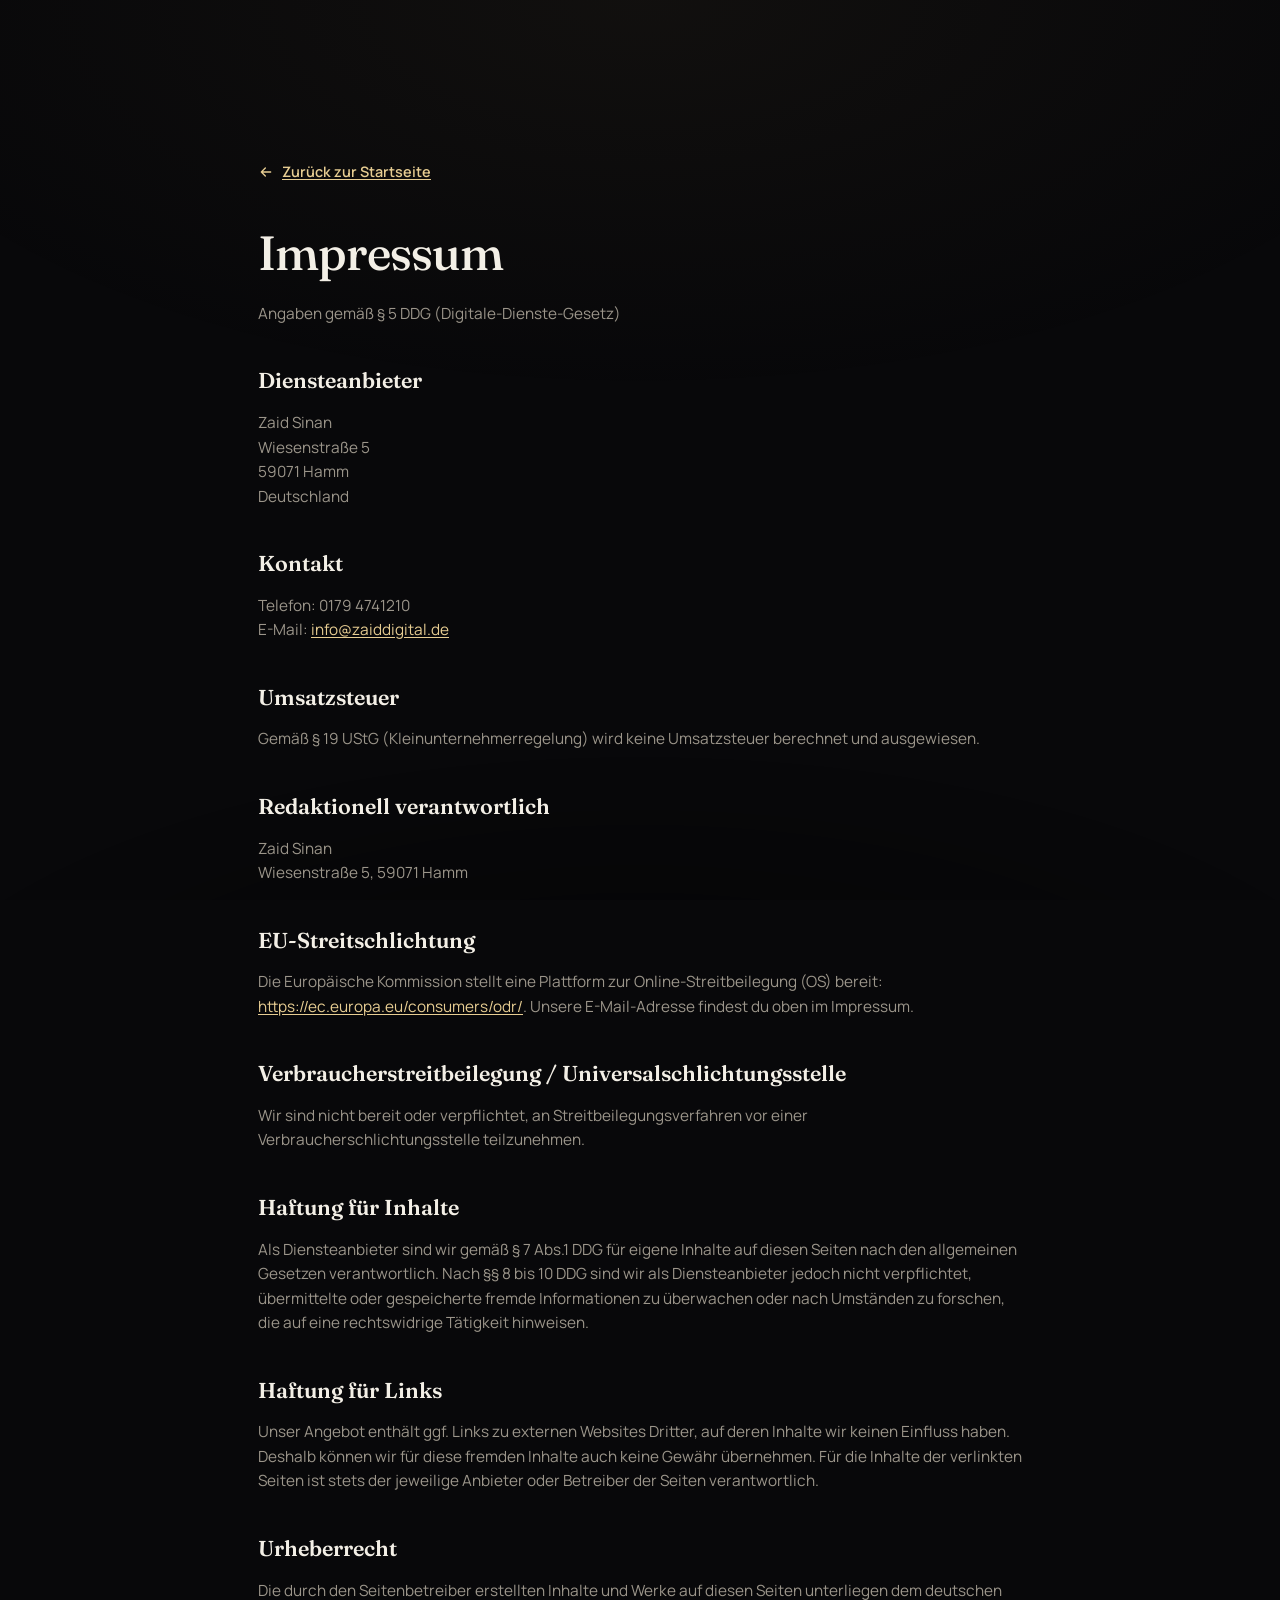
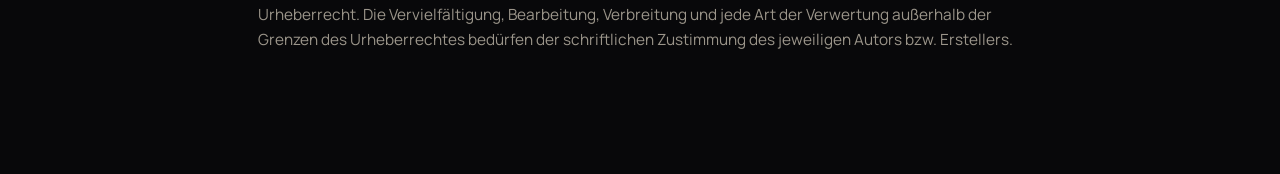
<file: impressum.html>
<!DOCTYPE html>
<html lang="de">
<head>
  <meta charset="UTF-8">
  <meta name="viewport" content="width=device-width, initial-scale=1.0">
  <title>Impressum — Zaid Digital</title>
  <meta name="robots" content="noindex">
  <link rel="stylesheet" href="fonts.css">
  <link rel="stylesheet" href="style.css">
</head>
<body>
  <div class="legal">
    <a href="index.html" class="legal__back">
      <svg viewBox="0 0 24 24" fill="none" stroke="currentColor" stroke-width="2" stroke-linecap="round" stroke-linejoin="round"><path d="M19 12H5M11 18l-6-6 6-6"/></svg>
      Zurück zur Startseite
    </a>

    <h1>Impressum</h1>
    <p class="legal__updated">Angaben gemäß § 5 DDG (Digitale-Dienste-Gesetz)</p>

    <h2>Diensteanbieter</h2>
    <p>
      Zaid Sinan<br>
      Wiesenstraße 5<br>
      59071 Hamm<br>
      Deutschland
    </p>

    <h2>Kontakt</h2>
    <p>
      Telefon: 0179 4741210<br>
      E-Mail: <a href="mailto:info@zaiddigital.de">info@zaiddigital.de</a>
    </p>

    <h2>Umsatzsteuer</h2>
    <p>
      Gemäß § 19 UStG (Kleinunternehmerregelung) wird keine Umsatzsteuer berechnet und ausgewiesen.
    </p>

    <h2>Redaktionell verantwortlich</h2>
    <p>
      Zaid Sinan<br>
      Wiesenstraße 5, 59071 Hamm
    </p>

    <h2>EU-Streitschlichtung</h2>
    <p>
      Die Europäische Kommission stellt eine Plattform zur Online-Streitbeilegung (OS) bereit:
      <a href="https://ec.europa.eu/consumers/odr/" target="_blank" rel="noopener">https://ec.europa.eu/consumers/odr/</a>.
      Unsere E-Mail-Adresse findest du oben im Impressum.
    </p>

    <h2>Verbraucherstreitbeilegung / Universalschlichtungsstelle</h2>
    <p>
      Wir sind nicht bereit oder verpflichtet, an Streitbeilegungsverfahren vor einer
      Verbraucherschlichtungsstelle teilzunehmen.
    </p>

    <h2>Haftung für Inhalte</h2>
    <p>
      Als Diensteanbieter sind wir gemäß § 7 Abs.1 DDG für eigene Inhalte auf diesen Seiten nach den
      allgemeinen Gesetzen verantwortlich. Nach §§ 8 bis 10 DDG sind wir als Diensteanbieter jedoch nicht
      verpflichtet, übermittelte oder gespeicherte fremde Informationen zu überwachen oder nach Umständen
      zu forschen, die auf eine rechtswidrige Tätigkeit hinweisen.
    </p>

    <h2>Haftung für Links</h2>
    <p>
      Unser Angebot enthält ggf. Links zu externen Websites Dritter, auf deren Inhalte wir keinen Einfluss
      haben. Deshalb können wir für diese fremden Inhalte auch keine Gewähr übernehmen. Für die Inhalte der
      verlinkten Seiten ist stets der jeweilige Anbieter oder Betreiber der Seiten verantwortlich.
    </p>

    <h2>Urheberrecht</h2>
    <p>
      Die durch den Seitenbetreiber erstellten Inhalte und Werke auf diesen Seiten unterliegen dem deutschen
      Urheberrecht. Die Vervielfältigung, Bearbeitung, Verbreitung und jede Art der Verwertung außerhalb der
      Grenzen des Urheberrechtes bedürfen der schriftlichen Zustimmung des jeweiligen Autors bzw. Erstellers.
    </p>
  </div>
</body>
</html>
</file>
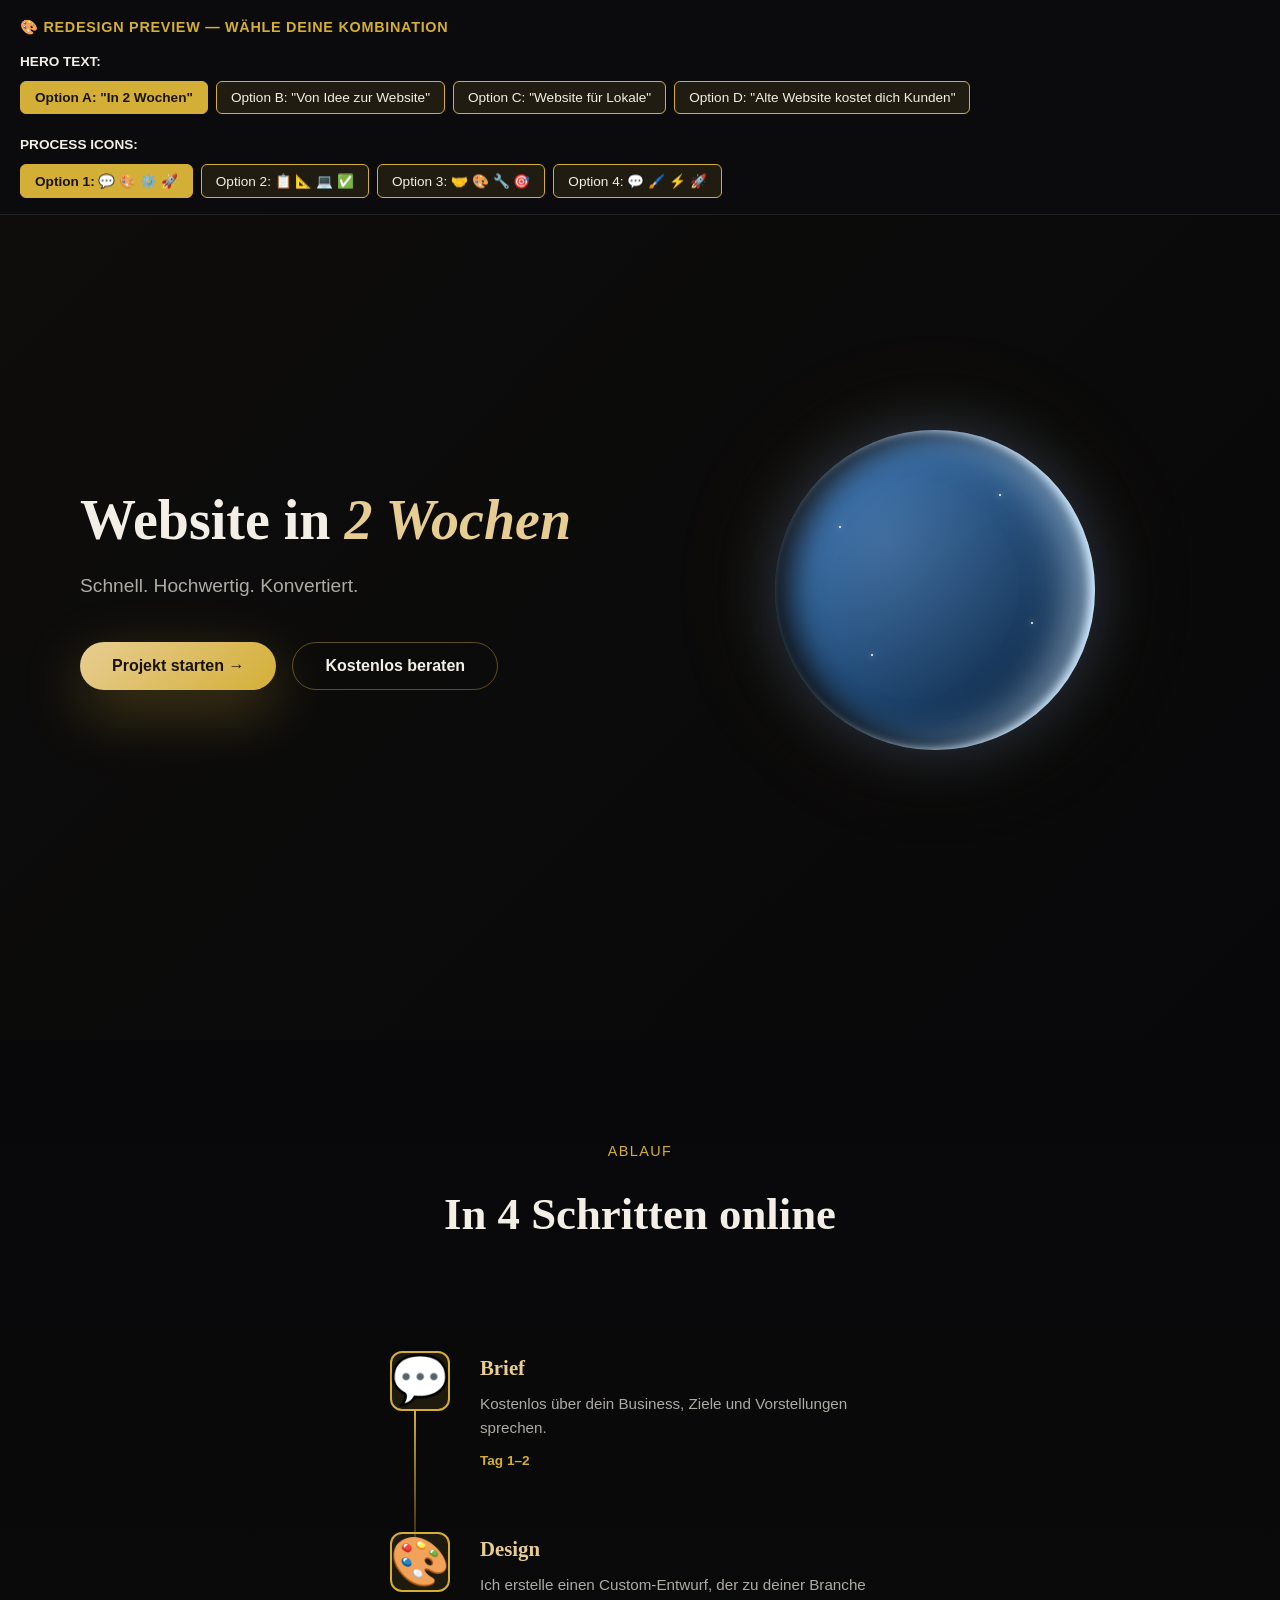
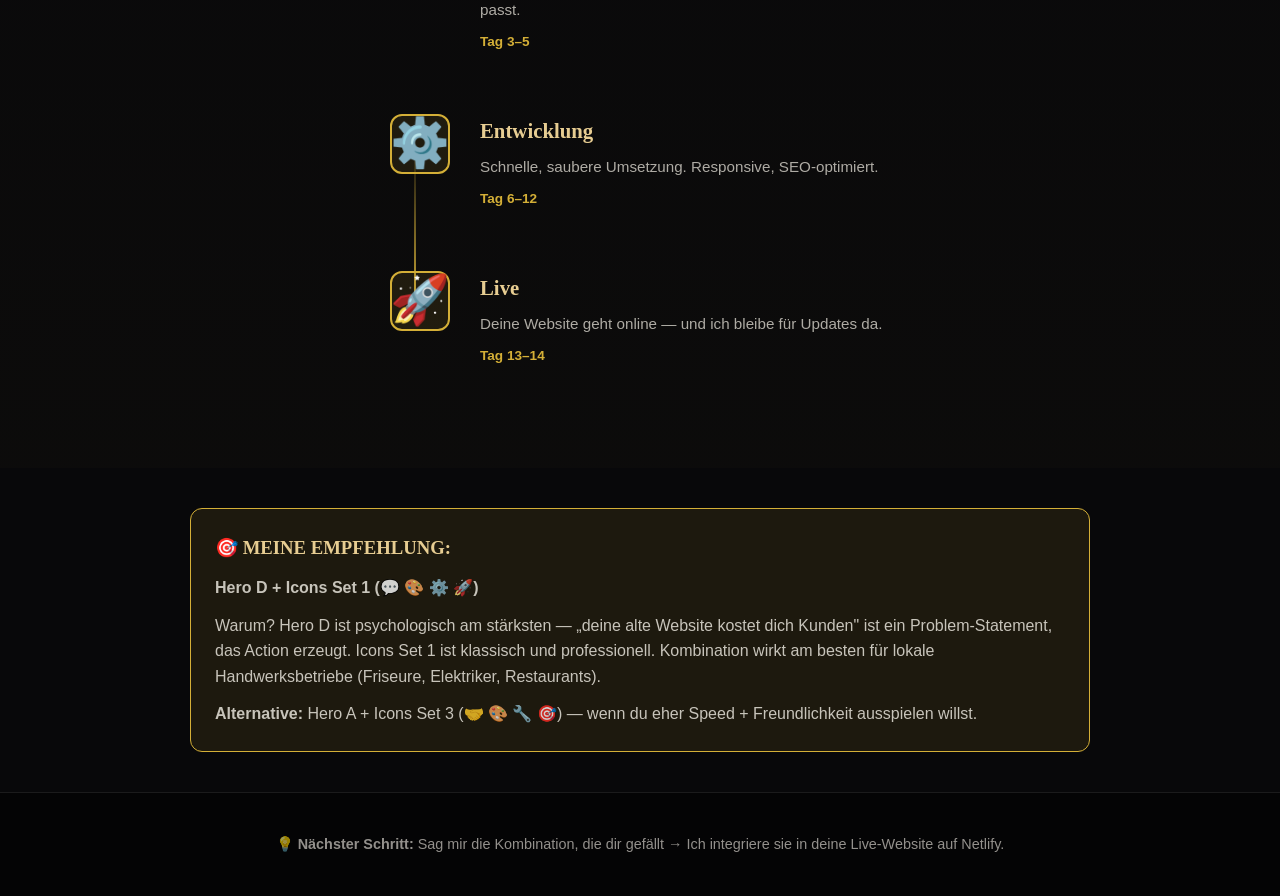
<file: redesign-preview.html>
<!DOCTYPE html>
<html lang="de">
<head>
  <meta charset="UTF-8">
  <meta name="viewport" content="width=device-width, initial-scale=1.0">
  <title>Zaid Digital — Redesign Preview</title>
  <style>
    * { margin: 0; padding: 0; box-sizing: border-box; }

    :root {
      --bg: #08080a;
      --bg-soft: #0d0d10;
      --fg: #f3efe6;
      --gold: #D4AF37;
      --gold-bright: #e7cd92;
      --line: rgba(255,255,255,.09);
      --radius: 12px;
    }

    body {
      background: var(--bg);
      color: var(--fg);
      font-family: 'Manrope', -apple-system, BlinkMacSystemFont, 'Segoe UI', sans-serif;
      line-height: 1.6;
      overflow-x: hidden;
    }

    /* CONTROL PANEL */
    .control-panel {
      position: fixed;
      top: 0;
      left: 0;
      right: 0;
      background: rgba(12, 12, 15, .95);
      backdrop-filter: blur(10px);
      border-bottom: 1px solid var(--line);
      z-index: 100;
      padding: 16px 20px;
    }

    .control-panel h3 {
      font-size: 0.9rem;
      color: var(--gold);
      margin-bottom: 12px;
      text-transform: uppercase;
      letter-spacing: 0.05em;
    }

    .controls {
      display: flex;
      gap: 20px;
      flex-wrap: wrap;
      align-items: flex-start;
    }

    .control-group {
      display: flex;
      flex-direction: column;
      gap: 8px;
    }

    .control-group label {
      font-size: 0.85rem;
      color: var(--fg);
      font-weight: 600;
    }

    .control-buttons {
      display: flex;
      gap: 8px;
      flex-wrap: wrap;
    }

    .control-btn {
      padding: 8px 14px;
      background: rgba(212, 175, 55, .1);
      border: 1px solid var(--gold);
      color: var(--fg);
      border-radius: 6px;
      cursor: pointer;
      font-size: 0.85rem;
      transition: all 0.3s ease;
    }

    .control-btn:hover,
    .control-btn.active {
      background: var(--gold);
      color: #1a1408;
      font-weight: 600;
    }

    /* MAIN CONTAINER */
    .container {
      margin-top: 140px;
      min-height: 100vh;
      padding: 0;
    }

    /* HERO SECTION */
    .hero-section {
      position: relative;
      min-height: 100vh;
      display: flex;
      align-items: center;
      justify-content: center;
      overflow: hidden;
      background: linear-gradient(135deg, rgba(212,175,55,.03), transparent);
    }

    .hero-inner {
      max-width: 1200px;
      margin: 0 auto;
      padding: 0 40px;
      display: grid;
      grid-template-columns: 1fr 1fr;
      gap: 60px;
      align-items: center;
      width: 100%;
    }

    .hero-text {
      z-index: 10;
    }

    .hero-text h1 {
      font-family: 'Fraunces', Georgia, serif;
      font-size: 3.5rem;
      line-height: 1.1;
      margin-bottom: 20px;
      color: var(--fg);
      font-weight: 600;
    }

    .hero-text h1 .gold {
      color: var(--gold-bright);
      font-style: italic;
    }

    .hero-text p {
      font-size: 1.2rem;
      color: rgba(243,239,230,.7);
      margin-bottom: 40px;
      line-height: 1.6;
    }

    .hero-cta {
      display: flex;
      gap: 16px;
      flex-wrap: wrap;
    }

    .btn {
      padding: 14px 32px;
      border-radius: 9999px;
      font-weight: 600;
      font-size: 1rem;
      cursor: pointer;
      border: none;
      transition: all 0.3s ease;
      text-decoration: none;
      display: inline-flex;
      align-items: center;
      gap: 8px;
    }

    .btn-primary {
      background: linear-gradient(135deg, var(--gold-bright), var(--gold));
      color: #1a1408;
      box-shadow: 0 20px 60px rgba(212,175,55,.3);
    }

    .btn-primary:hover {
      transform: translateY(-2px);
      box-shadow: 0 26px 70px rgba(212,175,55,.4);
    }

    .btn-outline {
      background: transparent;
      color: var(--fg);
      border: 1px solid rgba(212,175,55,.4);
    }

    .btn-outline:hover {
      border-color: var(--gold);
      color: var(--gold-bright);
    }

    /* GLOBE */
    .hero-visual {
      position: relative;
      height: 400px;
      display: flex;
      align-items: center;
      justify-content: center;
    }

    .globe-container {
      position: relative;
      width: 320px;
      height: 320px;
    }

    .globe {
      width: 320px;
      height: 320px;
      border-radius: 50%;
      background: linear-gradient(135deg, #2b6fb3 0%, #06182e 100%);
      box-shadow:
        0 0 60px rgba(120,170,255,.22),
        0 0 120px rgba(212,175,55,.10),
        -6px 0 10px #cfe9ff inset,
        16px 2px 30px #000 inset,
        -26px -2px 40px #cfe9ff88 inset;
      animation: globeSpin 40s linear infinite;
      position: relative;
      overflow: hidden;
    }

    /* Hero B: 2D Earth (no rotation) */
    [data-hero="b"] .globe {
      animation: none;
      background: radial-gradient(circle at 35% 35%, #4a90e2 0%, #1a3a5c 50%, #0f2438 100%);
      box-shadow:
        0 0 40px rgba(120,170,255,.3),
        0 0 80px rgba(120,170,255,.1);
    }

    .globe::before {
      content: '';
      position: absolute;
      inset: 0;
      background: radial-gradient(circle at 35% 35%, rgba(200,220,255,.2), transparent 70%);
      border-radius: 50%;
    }

    .globe-star {
      position: absolute;
      width: 2px;
      height: 2px;
      background: #fff;
      border-radius: 50%;
      box-shadow: 0 0 6px #fff;
      animation: twinkle 3s infinite;
    }

    @keyframes globeSpin {
      from { transform: rotateY(0deg); }
      to { transform: rotateY(360deg); }
    }

    @keyframes twinkle {
      0%, 100% { opacity: 0.2; }
      50% { opacity: 1; }
    }

    /* PROCESS SECTION */
    .process-section {
      min-height: 100vh;
      padding: 100px 40px;
      display: flex;
      flex-direction: column;
      align-items: center;
      justify-content: center;
      background: linear-gradient(180deg, rgba(0,0,0,0) 0%, rgba(212,175,55,.02) 100%);
    }

    .process-header {
      text-align: center;
      margin-bottom: 80px;
      max-width: 600px;
    }

    .process-header .kicker {
      font-size: 0.9rem;
      color: var(--gold);
      text-transform: uppercase;
      letter-spacing: 0.1em;
      margin-bottom: 16px;
      display: block;
    }

    .process-header h2 {
      font-family: 'Fraunces', Georgia, serif;
      font-size: 2.8rem;
      margin-bottom: 20px;
      color: var(--fg);
    }

    .process-steps {
      display: flex;
      flex-direction: column;
      gap: 60px;
      max-width: 500px;
      position: relative;
    }

    /* Vertical line */
    .process-steps::before {
      content: '';
      position: absolute;
      left: 24px;
      top: 60px;
      bottom: 60px;
      width: 2px;
      background: linear-gradient(180deg, var(--gold), transparent, transparent, var(--gold));
    }

    .step {
      display: flex;
      gap: 30px;
      align-items: flex-start;
      position: relative;
      padding-left: 0;
    }

    .step-icon {
      font-size: 3rem;
      width: 60px;
      height: 60px;
      display: flex;
      align-items: center;
      justify-content: center;
      background: rgba(212,175,55,.1);
      border: 2px solid var(--gold);
      border-radius: 12px;
      flex-shrink: 0;
      position: relative;
      z-index: 10;
    }

    .step-content h3 {
      font-size: 1.3rem;
      margin-bottom: 8px;
      color: var(--gold-bright);
      font-family: 'Fraunces', Georgia, serif;
    }

    .step-content p {
      color: rgba(243,239,230,.7);
      font-size: 0.95rem;
      line-height: 1.6;
      margin-bottom: 6px;
    }

    .step-timeline {
      font-size: 0.85rem;
      color: var(--gold);
      font-weight: 600;
    }

    /* HIDDEN / SHOWN */
    .variant {
      display: none;
    }

    .variant.active {
      display: block;
      animation: fadeIn 0.4s ease;
    }

    @keyframes fadeIn {
      from { opacity: 0; }
      to { opacity: 1; }
    }

    /* FOOTER */
    .footer {
      background: rgba(0,0,0,.5);
      border-top: 1px solid var(--line);
      padding: 40px;
      text-align: center;
      color: rgba(243,239,230,.6);
      font-size: 0.9rem;
    }

    /* RECOMMENDATION */
    .recommendation {
      background: rgba(212,175,55,.1);
      border: 1px solid var(--gold);
      border-radius: var(--radius);
      padding: 24px;
      margin: 40px;
      max-width: 900px;
      margin-left: auto;
      margin-right: auto;
    }

    .recommendation h3 {
      color: var(--gold-bright);
      margin-bottom: 12px;
      font-family: 'Fraunces', Georgia, serif;
    }

    .recommendation p {
      color: rgba(243,239,230,.8);
      line-height: 1.6;
    }

    /* RESPONSIVE */
    @media (max-width: 1024px) {
      .hero-inner {
        grid-template-columns: 1fr;
        gap: 40px;
        padding: 0 30px;
      }

      .hero-text h1 {
        font-size: 2.5rem;
      }

      .globe {
        width: 240px;
        height: 240px;
      }
    }

    @media (max-width: 768px) {
      .control-panel {
        padding: 12px 16px;
      }

      .control-buttons {
        gap: 6px;
      }

      .control-btn {
        padding: 6px 10px;
        font-size: 0.75rem;
      }

      .hero-text h1 {
        font-size: 1.8rem;
      }

      .hero-text p {
        font-size: 1rem;
      }

      .globe {
        width: 180px;
        height: 180px;
      }

      .process-steps::before {
        left: 21px;
      }
    }
  </style>
</head>
<body>

  <!-- CONTROL PANEL -->
  <div class="control-panel">
    <h3>🎨 Redesign Preview — Wähle deine Kombination</h3>
    <div class="controls">
      <div class="control-group">
        <label>HERO TEXT:</label>
        <div class="control-buttons">
          <button class="control-btn active" data-hero="a">Option A: "In 2 Wochen"</button>
          <button class="control-btn" data-hero="b">Option B: "Von Idee zur Website"</button>
          <button class="control-btn" data-hero="c">Option C: "Website für Lokale"</button>
          <button class="control-btn" data-hero="d">Option D: "Alte Website kostet dich Kunden"</button>
        </div>
      </div>
      <div class="control-group">
        <label>PROCESS ICONS:</label>
        <div class="control-buttons">
          <button class="control-btn active" data-icons="1">Option 1: 💬 🎨 ⚙️ 🚀</button>
          <button class="control-btn" data-icons="2">Option 2: 📋 📐 💻 ✅</button>
          <button class="control-btn" data-icons="3">Option 3: 🤝 🎨 🔧 🎯</button>
          <button class="control-btn" data-icons="4">Option 4: 💬 🖌️ ⚡ 🚀</button>
        </div>
      </div>
    </div>
  </div>

  <!-- CONTAINER -->
  <div class="container">

    <!-- ===== HERO VARIANTS ===== -->

    <!-- HERO A -->
    <div class="variant hero-variant active" data-hero="a">
      <section class="hero-section">
        <div class="hero-inner">
          <div class="hero-text">
            <h1>Website in <span class="gold">2 Wochen</span></h1>
            <p>Schnell. Hochwertig. Konvertiert.</p>
            <div class="hero-cta">
              <button class="btn btn-primary">Projekt starten →</button>
              <button class="btn btn-outline">Kostenlos beraten</button>
            </div>
          </div>
          <div class="hero-visual">
            <div class="globe-container">
              <div class="globe">
                <span class="globe-star" style="left:20%;top:30%;"></span>
                <span class="globe-star" style="left:70%;top:20%;"></span>
                <span class="globe-star" style="left:30%;top:70%;"></span>
                <span class="globe-star" style="left:80%;top:60%;"></span>
              </div>
            </div>
          </div>
        </div>
      </section>
    </div>

    <!-- HERO B -->
    <div class="variant hero-variant" data-hero="b">
      <section class="hero-section">
        <div class="hero-inner">
          <div class="hero-text">
            <h1>Von Idee zur Website.<br><span class="gold">48 Stunden max.</span></h1>
            <p>Keine Wartezeiten. Kein Baukasten-Look.</p>
            <div class="hero-cta">
              <button class="btn btn-primary">Meine Arbeit ansehen →</button>
              <button class="btn btn-outline">Jetzt anfragen</button>
            </div>
          </div>
          <div class="hero-visual">
            <div class="globe-container">
              <div class="globe">
                <span class="globe-star" style="left:20%;top:30%;"></span>
                <span class="globe-star" style="left:70%;top:20%;"></span>
                <span class="globe-star" style="left:30%;top:70%;"></span>
                <span class="globe-star" style="left:80%;top:60%;"></span>
              </div>
            </div>
          </div>
        </div>
      </section>
    </div>

    <!-- HERO C -->
    <div class="variant hero-variant" data-hero="c">
      <section class="hero-section">
        <div class="hero-inner">
          <div class="hero-text">
            <h1>Website für lokale Unternehmen</h1>
            <p>In 2 Wochen live. 100% Custom. <span class="gold">Ab 79€/mo</span></p>
            <div class="hero-cta">
              <button class="btn btn-primary">Kostenlos beraten →</button>
              <button class="btn btn-outline">Portfolio ansehen</button>
            </div>
          </div>
          <div class="hero-visual">
            <div class="globe-container">
              <div class="globe">
                <span class="globe-star" style="left:20%;top:30%;"></span>
                <span class="globe-star" style="left:70%;top:20%;"></span>
                <span class="globe-star" style="left:30%;top:70%;"></span>
                <span class="globe-star" style="left:80%;top:60%;"></span>
              </div>
            </div>
          </div>
        </div>
      </section>
    </div>

    <!-- HERO D -->
    <div class="variant hero-variant" data-hero="d">
      <section class="hero-section">
        <div class="hero-inner">
          <div class="hero-text">
            <h1>Deine alte Website<br>kostet dich <span class="gold">Kunden</span></h1>
            <p>Wir bauen dir eine neue. In 14 Tagen.</p>
            <div class="hero-cta">
              <button class="btn btn-primary">Website-Audit starten →</button>
              <button class="btn btn-outline">Vorher/Nachher sehen</button>
            </div>
          </div>
          <div class="hero-visual">
            <div class="globe-container">
              <div class="globe">
                <span class="globe-star" style="left:20%;top:30%;"></span>
                <span class="globe-star" style="left:70%;top:20%;"></span>
                <span class="globe-star" style="left:30%;top:70%;"></span>
                <span class="globe-star" style="left:80%;top:60%;"></span>
              </div>
            </div>
          </div>
        </div>
      </section>
    </div>

    <!-- ===== PROCESS VARIANTS ===== -->

    <!-- ICONS SET 1 -->
    <div class="variant icons-variant active" data-icons="1">
      <section class="process-section">
        <div class="process-header">
          <span class="kicker">Ablauf</span>
          <h2>In 4 Schritten online</h2>
        </div>
        <div class="process-steps">
          <div class="step">
            <div class="step-icon">💬</div>
            <div class="step-content">
              <h3>Brief</h3>
              <p>Kostenlos über dein Business, Ziele und Vorstellungen sprechen.</p>
              <span class="step-timeline">Tag 1–2</span>
            </div>
          </div>
          <div class="step">
            <div class="step-icon">🎨</div>
            <div class="step-content">
              <h3>Design</h3>
              <p>Ich erstelle einen Custom-Entwurf, der zu deiner Branche passt.</p>
              <span class="step-timeline">Tag 3–5</span>
            </div>
          </div>
          <div class="step">
            <div class="step-icon">⚙️</div>
            <div class="step-content">
              <h3>Entwicklung</h3>
              <p>Schnelle, saubere Umsetzung. Responsive, SEO-optimiert.</p>
              <span class="step-timeline">Tag 6–12</span>
            </div>
          </div>
          <div class="step">
            <div class="step-icon">🚀</div>
            <div class="step-content">
              <h3>Live</h3>
              <p>Deine Website geht online — und ich bleibe für Updates da.</p>
              <span class="step-timeline">Tag 13–14</span>
            </div>
          </div>
        </div>
      </section>
    </div>

    <!-- ICONS SET 2 -->
    <div class="variant icons-variant" data-icons="2">
      <section class="process-section">
        <div class="process-header">
          <span class="kicker">Ablauf</span>
          <h2>In 4 Schritten online</h2>
        </div>
        <div class="process-steps">
          <div class="step">
            <div class="step-icon">📋</div>
            <div class="step-content">
              <h3>Brief</h3>
              <p>Kostenlos über dein Business, Ziele und Vorstellungen sprechen.</p>
              <span class="step-timeline">Tag 1–2</span>
            </div>
          </div>
          <div class="step">
            <div class="step-icon">📐</div>
            <div class="step-content">
              <h3>Design</h3>
              <p>Ich erstelle einen Custom-Entwurf, der zu deiner Branche passt.</p>
              <span class="step-timeline">Tag 3–5</span>
            </div>
          </div>
          <div class="step">
            <div class="step-icon">💻</div>
            <div class="step-content">
              <h3>Code</h3>
              <p>Schnelle, saubere Umsetzung. Responsive, SEO-optimiert.</p>
              <span class="step-timeline">Tag 6–12</span>
            </div>
          </div>
          <div class="step">
            <div class="step-icon">✅</div>
            <div class="step-content">
              <h3>Launch</h3>
              <p>Deine Website geht online — und ich bleibe für Updates da.</p>
              <span class="step-timeline">Tag 13–14</span>
            </div>
          </div>
        </div>
      </section>
    </div>

    <!-- ICONS SET 3 -->
    <div class="variant icons-variant" data-icons="3">
      <section class="process-section">
        <div class="process-header">
          <span class="kicker">Ablauf</span>
          <h2>In 4 Schritten online</h2>
        </div>
        <div class="process-steps">
          <div class="step">
            <div class="step-icon">🤝</div>
            <div class="step-content">
              <h3>Kickoff</h3>
              <p>Kostenlos über dein Business, Ziele und Vorstellungen sprechen.</p>
              <span class="step-timeline">Tag 1–2</span>
            </div>
          </div>
          <div class="step">
            <div class="step-icon">🎨</div>
            <div class="step-content">
              <h3>Design</h3>
              <p>Ich erstelle einen Custom-Entwurf, der zu deiner Branche passt.</p>
              <span class="step-timeline">Tag 3–5</span>
            </div>
          </div>
          <div class="step">
            <div class="step-icon">🔧</div>
            <div class="step-content">
              <h3>Build</h3>
              <p>Schnelle, saubere Umsetzung. Responsive, SEO-optimiert.</p>
              <span class="step-timeline">Tag 6–12</span>
            </div>
          </div>
          <div class="step">
            <div class="step-icon">🎯</div>
            <div class="step-content">
              <h3>Go Live</h3>
              <p>Deine Website geht online — und ich bleibe für Updates da.</p>
              <span class="step-timeline">Tag 13–14</span>
            </div>
          </div>
        </div>
      </section>
    </div>

    <!-- ICONS SET 4 -->
    <div class="variant icons-variant" data-icons="4">
      <section class="process-section">
        <div class="process-header">
          <span class="kicker">Ablauf</span>
          <h2>In 4 Schritten online</h2>
        </div>
        <div class="process-steps">
          <div class="step">
            <div class="step-icon">💬</div>
            <div class="step-content">
              <h3>Talk</h3>
              <p>Kostenlos über dein Business, Ziele und Vorstellungen sprechen.</p>
              <span class="step-timeline">Tag 1–2</span>
            </div>
          </div>
          <div class="step">
            <div class="step-icon">🖌️</div>
            <div class="step-content">
              <h3>Create</h3>
              <p>Ich erstelle einen Custom-Entwurf, der zu deiner Branche passt.</p>
              <span class="step-timeline">Tag 3–5</span>
            </div>
          </div>
          <div class="step">
            <div class="step-icon">⚡</div>
            <div class="step-content">
              <h3>Build</h3>
              <p>Schnelle, saubere Umsetzung. Responsive, SEO-optimiert.</p>
              <span class="step-timeline">Tag 6–12</span>
            </div>
          </div>
          <div class="step">
            <div class="step-icon">🚀</div>
            <div class="step-content">
              <h3>Deploy</h3>
              <p>Deine Website geht online — und ich bleibe für Updates da.</p>
              <span class="step-timeline">Day 13–14</span>
            </div>
          </div>
        </div>
      </section>
    </div>

    <!-- RECOMMENDATION -->
    <div class="recommendation">
      <h3>🎯 MEINE EMPFEHLUNG:</h3>
      <p><strong>Hero D + Icons Set 1 (💬 🎨 ⚙️ 🚀)</strong></p>
      <p style="margin-top: 12px;">Warum? Hero D ist psychologisch am stärksten — „deine alte Website kostet dich Kunden" ist ein Problem-Statement, das Action erzeugt. Icons Set 1 ist klassisch und professionell. Kombination wirkt am besten für lokale Handwerksbetriebe (Friseure, Elektriker, Restaurants).</p>
      <p style="margin-top: 12px;"><strong>Alternative:</strong> Hero A + Icons Set 3 (🤝 🎨 🔧 🎯) — wenn du eher Speed + Freundlichkeit ausspielen willst.</p>
    </div>

    <!-- FOOTER -->
    <div class="footer">
      <p>💡 <strong>Nächster Schritt:</strong> Sag mir die Kombination, die dir gefällt → Ich integriere sie in deine Live-Website auf Netlify.</p>
    </div>

  </div>

  <script>
    // HERO SWITCHER
    document.querySelectorAll('[data-hero]').forEach(btn => {
      btn.addEventListener('click', () => {
        document.querySelectorAll('[data-hero]').forEach(b => b.classList.remove('active'));
        btn.classList.add('active');

        const heroVal = btn.dataset.hero;
        document.querySelectorAll('.hero-variant').forEach(v => v.classList.remove('active'));
        document.querySelector(`.hero-variant[data-hero="${heroVal}"]`).classList.add('active');
      });
    });

    // ICONS SWITCHER
    document.querySelectorAll('[data-icons]').forEach(btn => {
      btn.addEventListener('click', () => {
        document.querySelectorAll('[data-icons]').forEach(b => b.classList.remove('active'));
        btn.classList.add('active');

        const iconsVal = btn.dataset.icons;
        document.querySelectorAll('.icons-variant').forEach(v => v.classList.remove('active'));
        document.querySelector(`.icons-variant[data-icons="${iconsVal}"]`).classList.add('active');
      });
    });
  </script>

</body>
</html>
</file>
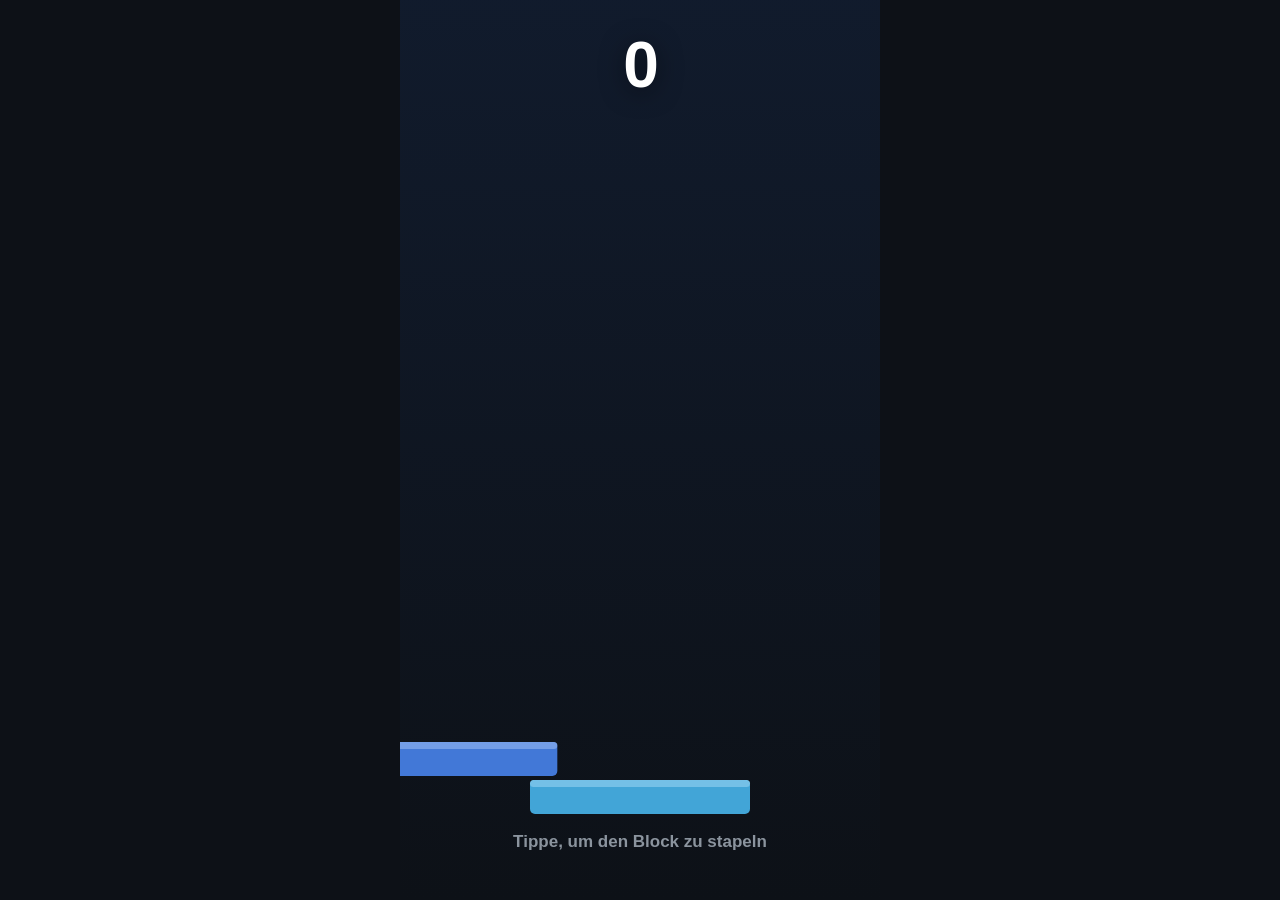
<file: stack-prototype.html>
<!DOCTYPE html>
<html lang="de">
<head>
<meta charset="UTF-8">
<meta name="viewport" content="width=device-width, initial-scale=1.0, maximum-scale=1.0, user-scalable=no">
<title>STACK — Prototyp</title>
<style>
  * { margin:0; padding:0; box-sizing:border-box; -webkit-tap-highlight-color:transparent; }
  html,body { height:100%; overflow:hidden; background:#0d1117; font-family:-apple-system,Segoe UI,Roboto,sans-serif; user-select:none; }
  #wrap { position:fixed; inset:0; display:flex; align-items:center; justify-content:center; }
  canvas { display:block; touch-action:none; }
  #ui { position:fixed; top:0; left:0; right:0; text-align:center; pointer-events:none; padding-top:28px; }
  #score { color:#fff; font-size:64px; font-weight:800; letter-spacing:-2px; text-shadow:0 4px 24px rgba(0,0,0,.5); transition:transform .08s; }
  #combo { color:#ffd33d; font-size:20px; font-weight:700; height:24px; opacity:0; transition:opacity .2s; }
  #hint { position:fixed; bottom:48px; left:0; right:0; text-align:center; color:#8b949e; font-size:17px; font-weight:600; pointer-events:none; transition:opacity .3s; }
  #over { position:fixed; inset:0; display:none; flex-direction:column; align-items:center; justify-content:center; background:rgba(13,17,23,.82); pointer-events:auto; }
  #over h1 { color:#fff; font-size:40px; margin-bottom:8px; }
  #over p { color:#8b949e; font-size:18px; margin-bottom:28px; }
  #over .best { color:#ffd33d; }
  #btn { background:#ffd33d; color:#161b22; border:none; padding:16px 44px; font-size:20px; font-weight:800; border-radius:999px; cursor:pointer; }
</style>
</head>
<body>
<div id="wrap"><canvas id="c"></canvas></div>
<div id="ui">
  <div id="score">0</div>
  <div id="combo"></div>
</div>
<div id="hint">Tippe, um den Block zu stapeln</div>
<div id="over">
  <h1>Eingestürzt 🧱</h1>
  <p>Score <span id="fscore">0</span> · Best <span class="best" id="fbest">0</span></p>
  <button id="btn">Nochmal</button>
</div>
<script>
const cv = document.getElementById('c'), ctx = cv.getContext('2d');
let W, H, DPR;
function resize(){
  DPR = Math.min(window.devicePixelRatio||1, 2);
  // Hochformat wie ein Handy, max 480 breit
  W = Math.min(window.innerWidth, 480);
  H = window.innerHeight;
  cv.width = W*DPR; cv.height = H*DPR;
  cv.style.width = W+'px'; cv.style.height = H+'px';
  ctx.setTransform(DPR,0,0,DPR,0,0);
}
window.addEventListener('resize', resize); resize();

const scoreEl=document.getElementById('score'), comboEl=document.getElementById('combo'),
      hintEl=document.getElementById('hint'), overEl=document.getElementById('over'),
      fscoreEl=document.getElementById('fscore'), fbestEl=document.getElementById('fbest');

const BLOCK_H = 38;            // Höhe eines Blocks
const baseW = 220;             // Startbreite
let best = +(localStorage.getItem('stack_best')||0);

let blocks, current, dir, speed, score, combo, camY, particles, shake, state, hue;

function reset(){
  const cx = W/2;
  blocks = [{x:cx-baseW/2, w:baseW, y:H-120, hue:200}];
  hue = 200;
  spawn();
  score=0; combo=0; camY=0; particles=[]; shake=0; state='play';
  scoreEl.textContent='0'; comboEl.style.opacity=0;
  hintEl.style.opacity=1; overEl.style.display='none';
}
function spawn(){
  const prev = blocks[blocks.length-1];
  hue = (hue+18)%360;
  speed = 2.2 + Math.min(blocks.length*0.08, 3.5);
  dir = (blocks.length%2)? 1 : -1;
  const startX = dir>0 ? -prev.w : W;
  current = {x:startX, w:prev.w, y:prev.y-BLOCK_H, hue};
}

function tap(){
  if(state==='over'){ reset(); return; }
  hintEl.style.opacity=0;
  const prev = blocks[blocks.length-1];
  const cur = current;
  const overlapL = Math.max(cur.x, prev.x);
  const overlapR = Math.min(cur.x+cur.w, prev.x+prev.w);
  const overlap = overlapR - overlapL;
  if(overlap <= 0){ gameOver(); return; }

  const diff = cur.w - overlap;
  // abgeschnittenes Stück als fallende Partikel
  if(diff > 1){
    const cutX = (cur.x < prev.x) ? cur.x : overlapR;
    particles.push({x:cutX, y:cur.y, w:diff, h:BLOCK_H, hue:cur.hue, vy:0, vx:(cur.x<prev.x?-2:2), rot:0, vr:(cur.x<prev.x?-0.05:0.05)});
    combo = 0;
  } else {
    // perfekter Treffer
    combo++;
    score += combo>1 ? combo : 1;
    flashCombo(combo);
    shake = 6;
  }
  score += 1;
  scoreEl.textContent = score;
  scoreEl.style.transform='scale(1.18)';
  setTimeout(()=>scoreEl.style.transform='scale(1)',80);

  blocks.push({x:overlapL, w:overlap, y:cur.y, hue:cur.hue});
  // Kamera hochschieben wenn Turm zu hoch
  const topY = cur.y;
  if(topY < H*0.42) camY += BLOCK_H;
  spawn();
}

function flashCombo(c){
  if(c<2){ comboEl.style.opacity=0; return; }
  comboEl.textContent = 'PERFEKT ×'+c+' 🔥';
  comboEl.style.opacity=1;
}

function gameOver(){
  state='over';
  best = Math.max(best, score);
  localStorage.setItem('stack_best', best);
  fscoreEl.textContent=score; fbestEl.textContent=best;
  overEl.style.display='flex';
}

function loop(){
  requestAnimationFrame(loop);
  ctx.clearRect(0,0,W,H);

  // Hintergrund-Gradient passend zur aktuellen Farbe
  const g = ctx.createLinearGradient(0,0,0,H);
  g.addColorStop(0, `hsl(${hue},45%,12%)`);
  g.addColorStop(1, '#0d1117');
  ctx.fillStyle=g; ctx.fillRect(0,0,W,H);

  let sx=0, sy=0;
  if(shake>0){ sx=(Math.random()-.5)*shake; sy=(Math.random()-.5)*shake; shake*=0.85; if(shake<0.3)shake=0; }
  ctx.save();
  ctx.translate(sx, sy+camY);

  // gestapelte Blöcke
  for(const b of blocks) drawBlock(b);

  // aktueller, fahrender Block
  if(state==='play'){
    current.x += dir*speed;
    const prev=blocks[blocks.length-1];
    if(current.x < -current.w-40 || current.x > W+40) dir*=-1;
    if(current.x+current.w<0) dir=1; if(current.x>W) dir=-1;
    drawBlock(current, true);
  }

  // fallende Partikel (abgeschnittene Stücke)
  for(const p of particles){ p.vy+=0.6; p.y+=p.vy; p.x+=p.vx; p.rot+=p.vr; drawPiece(p); }
  particles = particles.filter(p=>p.y < H+camY+200);

  ctx.restore();
}

function drawBlock(b, moving){
  const x=b.x, y=b.y, w=b.w;
  ctx.fillStyle=`hsl(${b.hue},65%,55%)`;
  roundRect(x,y,w,BLOCK_H-4,5); ctx.fill();
  // Glanzkante oben
  ctx.fillStyle=`hsl(${b.hue},70%,68%)`;
  roundRect(x,y,w,7,5); ctx.fill();
}
function drawPiece(p){
  ctx.save(); ctx.translate(p.x+p.w/2,p.y+p.h/2); ctx.rotate(p.rot);
  ctx.fillStyle=`hsl(${p.hue},65%,55%)`;
  ctx.fillRect(-p.w/2,-p.h/2,p.w,p.h-4); ctx.restore();
}
function roundRect(x,y,w,h,r){
  r=Math.min(r,w/2,h/2);
  ctx.beginPath();
  ctx.moveTo(x+r,y); ctx.arcTo(x+w,y,x+w,y+h,r); ctx.arcTo(x+w,y+h,x,y+h,r);
  ctx.arcTo(x,y+h,x,y,r); ctx.arcTo(x,y,x+w,y,r); ctx.closePath();
}

window.addEventListener('pointerdown', e=>{ if(e.target.id==='btn')return; tap(); });
document.getElementById('btn').addEventListener('click', e=>{ e.stopPropagation(); reset(); });

reset(); loop();
</script>
</body>
</html>
</file>
<file: fonts.css>
﻿/* vietnamese */
@font-face {
  font-family: 'Fraunces';
  font-style: italic;
  font-weight: 400;
  font-display: swap;
  src: url(assets/fonts/fraunces-0.woff2) format('woff2');
  unicode-range: U+0102-0103, U+0110-0111, U+0128-0129, U+0168-0169, U+01A0-01A1, U+01AF-01B0, U+0300-0301, U+0303-0304, U+0308-0309, U+0323, U+0329, U+1EA0-1EF9, U+20AB;
}
/* latin-ext */
@font-face {
  font-family: 'Fraunces';
  font-style: italic;
  font-weight: 400;
  font-display: swap;
  src: url(assets/fonts/fraunces-1.woff2) format('woff2');
  unicode-range: U+0100-02BA, U+02BD-02C5, U+02C7-02CC, U+02CE-02D7, U+02DD-02FF, U+0304, U+0308, U+0329, U+1D00-1DBF, U+1E00-1E9F, U+1EF2-1EFF, U+2020, U+20A0-20AB, U+20AD-20C0, U+2113, U+2C60-2C7F, U+A720-A7FF;
}
/* latin */
@font-face {
  font-family: 'Fraunces';
  font-style: italic;
  font-weight: 400;
  font-display: swap;
  src: url(assets/fonts/fraunces-2.woff2) format('woff2');
  unicode-range: U+0000-00FF, U+0131, U+0152-0153, U+02BB-02BC, U+02C6, U+02DA, U+02DC, U+0304, U+0308, U+0329, U+2000-206F, U+20AC, U+2122, U+2191, U+2193, U+2212, U+2215, U+FEFF, U+FFFD;
}
/* vietnamese */
@font-face {
  font-family: 'Fraunces';
  font-style: italic;
  font-weight: 500;
  font-display: swap;
  src: url(assets/fonts/fraunces-0.woff2) format('woff2');
  unicode-range: U+0102-0103, U+0110-0111, U+0128-0129, U+0168-0169, U+01A0-01A1, U+01AF-01B0, U+0300-0301, U+0303-0304, U+0308-0309, U+0323, U+0329, U+1EA0-1EF9, U+20AB;
}
/* latin-ext */
@font-face {
  font-family: 'Fraunces';
  font-style: italic;
  font-weight: 500;
  font-display: swap;
  src: url(assets/fonts/fraunces-1.woff2) format('woff2');
  unicode-range: U+0100-02BA, U+02BD-02C5, U+02C7-02CC, U+02CE-02D7, U+02DD-02FF, U+0304, U+0308, U+0329, U+1D00-1DBF, U+1E00-1E9F, U+1EF2-1EFF, U+2020, U+20A0-20AB, U+20AD-20C0, U+2113, U+2C60-2C7F, U+A720-A7FF;
}
/* latin */
@font-face {
  font-family: 'Fraunces';
  font-style: italic;
  font-weight: 500;
  font-display: swap;
  src: url(assets/fonts/fraunces-2.woff2) format('woff2');
  unicode-range: U+0000-00FF, U+0131, U+0152-0153, U+02BB-02BC, U+02C6, U+02DA, U+02DC, U+0304, U+0308, U+0329, U+2000-206F, U+20AC, U+2122, U+2191, U+2193, U+2212, U+2215, U+FEFF, U+FFFD;
}
/* vietnamese */
@font-face {
  font-family: 'Fraunces';
  font-style: normal;
  font-weight: 400;
  font-display: swap;
  src: url(assets/fonts/fraunces-3.woff2) format('woff2');
  unicode-range: U+0102-0103, U+0110-0111, U+0128-0129, U+0168-0169, U+01A0-01A1, U+01AF-01B0, U+0300-0301, U+0303-0304, U+0308-0309, U+0323, U+0329, U+1EA0-1EF9, U+20AB;
}
/* latin-ext */
@font-face {
  font-family: 'Fraunces';
  font-style: normal;
  font-weight: 400;
  font-display: swap;
  src: url(assets/fonts/fraunces-4.woff2) format('woff2');
  unicode-range: U+0100-02BA, U+02BD-02C5, U+02C7-02CC, U+02CE-02D7, U+02DD-02FF, U+0304, U+0308, U+0329, U+1D00-1DBF, U+1E00-1E9F, U+1EF2-1EFF, U+2020, U+20A0-20AB, U+20AD-20C0, U+2113, U+2C60-2C7F, U+A720-A7FF;
}
/* latin */
@font-face {
  font-family: 'Fraunces';
  font-style: normal;
  font-weight: 400;
  font-display: swap;
  src: url(assets/fonts/fraunces-5.woff2) format('woff2');
  unicode-range: U+0000-00FF, U+0131, U+0152-0153, U+02BB-02BC, U+02C6, U+02DA, U+02DC, U+0304, U+0308, U+0329, U+2000-206F, U+20AC, U+2122, U+2191, U+2193, U+2212, U+2215, U+FEFF, U+FFFD;
}
/* vietnamese */
@font-face {
  font-family: 'Fraunces';
  font-style: normal;
  font-weight: 500;
  font-display: swap;
  src: url(assets/fonts/fraunces-3.woff2) format('woff2');
  unicode-range: U+0102-0103, U+0110-0111, U+0128-0129, U+0168-0169, U+01A0-01A1, U+01AF-01B0, U+0300-0301, U+0303-0304, U+0308-0309, U+0323, U+0329, U+1EA0-1EF9, U+20AB;
}
/* latin-ext */
@font-face {
  font-family: 'Fraunces';
  font-style: normal;
  font-weight: 500;
  font-display: swap;
  src: url(assets/fonts/fraunces-4.woff2) format('woff2');
  unicode-range: U+0100-02BA, U+02BD-02C5, U+02C7-02CC, U+02CE-02D7, U+02DD-02FF, U+0304, U+0308, U+0329, U+1D00-1DBF, U+1E00-1E9F, U+1EF2-1EFF, U+2020, U+20A0-20AB, U+20AD-20C0, U+2113, U+2C60-2C7F, U+A720-A7FF;
}
/* latin */
@font-face {
  font-family: 'Fraunces';
  font-style: normal;
  font-weight: 500;
  font-display: swap;
  src: url(assets/fonts/fraunces-5.woff2) format('woff2');
  unicode-range: U+0000-00FF, U+0131, U+0152-0153, U+02BB-02BC, U+02C6, U+02DA, U+02DC, U+0304, U+0308, U+0329, U+2000-206F, U+20AC, U+2122, U+2191, U+2193, U+2212, U+2215, U+FEFF, U+FFFD;
}
/* vietnamese */
@font-face {
  font-family: 'Fraunces';
  font-style: normal;
  font-weight: 600;
  font-display: swap;
  src: url(assets/fonts/fraunces-3.woff2) format('woff2');
  unicode-range: U+0102-0103, U+0110-0111, U+0128-0129, U+0168-0169, U+01A0-01A1, U+01AF-01B0, U+0300-0301, U+0303-0304, U+0308-0309, U+0323, U+0329, U+1EA0-1EF9, U+20AB;
}
/* latin-ext */
@font-face {
  font-family: 'Fraunces';
  font-style: normal;
  font-weight: 600;
  font-display: swap;
  src: url(assets/fonts/fraunces-4.woff2) format('woff2');
  unicode-range: U+0100-02BA, U+02BD-02C5, U+02C7-02CC, U+02CE-02D7, U+02DD-02FF, U+0304, U+0308, U+0329, U+1D00-1DBF, U+1E00-1E9F, U+1EF2-1EFF, U+2020, U+20A0-20AB, U+20AD-20C0, U+2113, U+2C60-2C7F, U+A720-A7FF;
}
/* latin */
@font-face {
  font-family: 'Fraunces';
  font-style: normal;
  font-weight: 600;
  font-display: swap;
  src: url(assets/fonts/fraunces-5.woff2) format('woff2');
  unicode-range: U+0000-00FF, U+0131, U+0152-0153, U+02BB-02BC, U+02C6, U+02DA, U+02DC, U+0304, U+0308, U+0329, U+2000-206F, U+20AC, U+2122, U+2191, U+2193, U+2212, U+2215, U+FEFF, U+FFFD;
}
/* cyrillic-ext */
@font-face {
  font-family: 'Manrope';
  font-style: normal;
  font-weight: 400;
  font-display: swap;
  src: url(assets/fonts/manrope-6.woff2) format('woff2');
  unicode-range: U+0460-052F, U+1C80-1C8A, U+20B4, U+2DE0-2DFF, U+A640-A69F, U+FE2E-FE2F;
}
/* cyrillic */
@font-face {
  font-family: 'Manrope';
  font-style: normal;
  font-weight: 400;
  font-display: swap;
  src: url(assets/fonts/manrope-7.woff2) format('woff2');
  unicode-range: U+0301, U+0400-045F, U+0490-0491, U+04B0-04B1, U+2116;
}
/* greek */
@font-face {
  font-family: 'Manrope';
  font-style: normal;
  font-weight: 400;
  font-display: swap;
  src: url(assets/fonts/manrope-8.woff2) format('woff2');
  unicode-range: U+0370-0377, U+037A-037F, U+0384-038A, U+038C, U+038E-03A1, U+03A3-03FF;
}
/* vietnamese */
@font-face {
  font-family: 'Manrope';
  font-style: normal;
  font-weight: 400;
  font-display: swap;
  src: url(assets/fonts/manrope-9.woff2) format('woff2');
  unicode-range: U+0102-0103, U+0110-0111, U+0128-0129, U+0168-0169, U+01A0-01A1, U+01AF-01B0, U+0300-0301, U+0303-0304, U+0308-0309, U+0323, U+0329, U+1EA0-1EF9, U+20AB;
}
/* latin-ext */
@font-face {
  font-family: 'Manrope';
  font-style: normal;
  font-weight: 400;
  font-display: swap;
  src: url(assets/fonts/manrope-10.woff2) format('woff2');
  unicode-range: U+0100-02BA, U+02BD-02C5, U+02C7-02CC, U+02CE-02D7, U+02DD-02FF, U+0304, U+0308, U+0329, U+1D00-1DBF, U+1E00-1E9F, U+1EF2-1EFF, U+2020, U+20A0-20AB, U+20AD-20C0, U+2113, U+2C60-2C7F, U+A720-A7FF;
}
/* latin */
@font-face {
  font-family: 'Manrope';
  font-style: normal;
  font-weight: 400;
  font-display: swap;
  src: url(assets/fonts/manrope-11.woff2) format('woff2');
  unicode-range: U+0000-00FF, U+0131, U+0152-0153, U+02BB-02BC, U+02C6, U+02DA, U+02DC, U+0304, U+0308, U+0329, U+2000-206F, U+20AC, U+2122, U+2191, U+2193, U+2212, U+2215, U+FEFF, U+FFFD;
}
/* cyrillic-ext */
@font-face {
  font-family: 'Manrope';
  font-style: normal;
  font-weight: 500;
  font-display: swap;
  src: url(assets/fonts/manrope-6.woff2) format('woff2');
  unicode-range: U+0460-052F, U+1C80-1C8A, U+20B4, U+2DE0-2DFF, U+A640-A69F, U+FE2E-FE2F;
}
/* cyrillic */
@font-face {
  font-family: 'Manrope';
  font-style: normal;
  font-weight: 500;
  font-display: swap;
  src: url(assets/fonts/manrope-7.woff2) format('woff2');
  unicode-range: U+0301, U+0400-045F, U+0490-0491, U+04B0-04B1, U+2116;
}
/* greek */
@font-face {
  font-family: 'Manrope';
  font-style: normal;
  font-weight: 500;
  font-display: swap;
  src: url(assets/fonts/manrope-8.woff2) format('woff2');
  unicode-range: U+0370-0377, U+037A-037F, U+0384-038A, U+038C, U+038E-03A1, U+03A3-03FF;
}
/* vietnamese */
@font-face {
  font-family: 'Manrope';
  font-style: normal;
  font-weight: 500;
  font-display: swap;
  src: url(assets/fonts/manrope-9.woff2) format('woff2');
  unicode-range: U+0102-0103, U+0110-0111, U+0128-0129, U+0168-0169, U+01A0-01A1, U+01AF-01B0, U+0300-0301, U+0303-0304, U+0308-0309, U+0323, U+0329, U+1EA0-1EF9, U+20AB;
}
/* latin-ext */
@font-face {
  font-family: 'Manrope';
  font-style: normal;
  font-weight: 500;
  font-display: swap;
  src: url(assets/fonts/manrope-10.woff2) format('woff2');
  unicode-range: U+0100-02BA, U+02BD-02C5, U+02C7-02CC, U+02CE-02D7, U+02DD-02FF, U+0304, U+0308, U+0329, U+1D00-1DBF, U+1E00-1E9F, U+1EF2-1EFF, U+2020, U+20A0-20AB, U+20AD-20C0, U+2113, U+2C60-2C7F, U+A720-A7FF;
}
/* latin */
@font-face {
  font-family: 'Manrope';
  font-style: normal;
  font-weight: 500;
  font-display: swap;
  src: url(assets/fonts/manrope-11.woff2) format('woff2');
  unicode-range: U+0000-00FF, U+0131, U+0152-0153, U+02BB-02BC, U+02C6, U+02DA, U+02DC, U+0304, U+0308, U+0329, U+2000-206F, U+20AC, U+2122, U+2191, U+2193, U+2212, U+2215, U+FEFF, U+FFFD;
}
/* cyrillic-ext */
@font-face {
  font-family: 'Manrope';
  font-style: normal;
  font-weight: 600;
  font-display: swap;
  src: url(assets/fonts/manrope-6.woff2) format('woff2');
  unicode-range: U+0460-052F, U+1C80-1C8A, U+20B4, U+2DE0-2DFF, U+A640-A69F, U+FE2E-FE2F;
}
/* cyrillic */
@font-face {
  font-family: 'Manrope';
  font-style: normal;
  font-weight: 600;
  font-display: swap;
  src: url(assets/fonts/manrope-7.woff2) format('woff2');
  unicode-range: U+0301, U+0400-045F, U+0490-0491, U+04B0-04B1, U+2116;
}
/* greek */
@font-face {
  font-family: 'Manrope';
  font-style: normal;
  font-weight: 600;
  font-display: swap;
  src: url(assets/fonts/manrope-8.woff2) format('woff2');
  unicode-range: U+0370-0377, U+037A-037F, U+0384-038A, U+038C, U+038E-03A1, U+03A3-03FF;
}
/* vietnamese */
@font-face {
  font-family: 'Manrope';
  font-style: normal;
  font-weight: 600;
  font-display: swap;
  src: url(assets/fonts/manrope-9.woff2) format('woff2');
  unicode-range: U+0102-0103, U+0110-0111, U+0128-0129, U+0168-0169, U+01A0-01A1, U+01AF-01B0, U+0300-0301, U+0303-0304, U+0308-0309, U+0323, U+0329, U+1EA0-1EF9, U+20AB;
}
/* latin-ext */
@font-face {
  font-family: 'Manrope';
  font-style: normal;
  font-weight: 600;
  font-display: swap;
  src: url(assets/fonts/manrope-10.woff2) format('woff2');
  unicode-range: U+0100-02BA, U+02BD-02C5, U+02C7-02CC, U+02CE-02D7, U+02DD-02FF, U+0304, U+0308, U+0329, U+1D00-1DBF, U+1E00-1E9F, U+1EF2-1EFF, U+2020, U+20A0-20AB, U+20AD-20C0, U+2113, U+2C60-2C7F, U+A720-A7FF;
}
/* latin */
@font-face {
  font-family: 'Manrope';
  font-style: normal;
  font-weight: 600;
  font-display: swap;
  src: url(assets/fonts/manrope-11.woff2) format('woff2');
  unicode-range: U+0000-00FF, U+0131, U+0152-0153, U+02BB-02BC, U+02C6, U+02DA, U+02DC, U+0304, U+0308, U+0329, U+2000-206F, U+20AC, U+2122, U+2191, U+2193, U+2212, U+2215, U+FEFF, U+FFFD;
}
/* cyrillic-ext */
@font-face {
  font-family: 'Manrope';
  font-style: normal;
  font-weight: 700;
  font-display: swap;
  src: url(assets/fonts/manrope-6.woff2) format('woff2');
  unicode-range: U+0460-052F, U+1C80-1C8A, U+20B4, U+2DE0-2DFF, U+A640-A69F, U+FE2E-FE2F;
}
/* cyrillic */
@font-face {
  font-family: 'Manrope';
  font-style: normal;
  font-weight: 700;
  font-display: swap;
  src: url(assets/fonts/manrope-7.woff2) format('woff2');
  unicode-range: U+0301, U+0400-045F, U+0490-0491, U+04B0-04B1, U+2116;
}
/* greek */
@font-face {
  font-family: 'Manrope';
  font-style: normal;
  font-weight: 700;
  font-display: swap;
  src: url(assets/fonts/manrope-8.woff2) format('woff2');
  unicode-range: U+0370-0377, U+037A-037F, U+0384-038A, U+038C, U+038E-03A1, U+03A3-03FF;
}
/* vietnamese */
@font-face {
  font-family: 'Manrope';
  font-style: normal;
  font-weight: 700;
  font-display: swap;
  src: url(assets/fonts/manrope-9.woff2) format('woff2');
  unicode-range: U+0102-0103, U+0110-0111, U+0128-0129, U+0168-0169, U+01A0-01A1, U+01AF-01B0, U+0300-0301, U+0303-0304, U+0308-0309, U+0323, U+0329, U+1EA0-1EF9, U+20AB;
}
/* latin-ext */
@font-face {
  font-family: 'Manrope';
  font-style: normal;
  font-weight: 700;
  font-display: swap;
  src: url(assets/fonts/manrope-10.woff2) format('woff2');
  unicode-range: U+0100-02BA, U+02BD-02C5, U+02C7-02CC, U+02CE-02D7, U+02DD-02FF, U+0304, U+0308, U+0329, U+1D00-1DBF, U+1E00-1E9F, U+1EF2-1EFF, U+2020, U+20A0-20AB, U+20AD-20C0, U+2113, U+2C60-2C7F, U+A720-A7FF;
}
/* latin */
@font-face {
  font-family: 'Manrope';
  font-style: normal;
  font-weight: 700;
  font-display: swap;
  src: url(assets/fonts/manrope-11.woff2) format('woff2');
  unicode-range: U+0000-00FF, U+0131, U+0152-0153, U+02BB-02BC, U+02C6, U+02DA, U+02DC, U+0304, U+0308, U+0329, U+2000-206F, U+20AC, U+2122, U+2191, U+2193, U+2212, U+2215, U+FEFF, U+FFFD;
}
</file>
<file: style.css>
/* =========================================================
   ZAID DIGITAL — Dark Luxury Editorial
   Black · Off-white · Gold  ·  Fraunces + Manrope
   Pure HTML/CSS/JS
   ========================================================= */

*,*::before,*::after{margin:0;padding:0;box-sizing:border-box}

:root{
  --bg:#08080a;
  --bg-soft:#0d0d10;
  --bg-elev:#101015;
  --card:rgba(255,255,255,.035);
  --card-hover:rgba(255,255,255,.06);
  --line:rgba(255,255,255,.09);
  --line-strong:rgba(255,255,255,.16);
  --fg:#f3efe6;            /* warm off-white */
  --muted:#9b958a;         /* warm grey */
  --muted-dim:#8a847a;
  --gold:#c9a96a;
  --gold-bright:#e7cd92;
  --gold-soft:rgba(201,169,106,.12);
  --radius:26px;
  --radius-sm:18px;
  --radius-xs:12px;
  --shadow:0 30px 80px rgba(0,0,0,.55);
  --shadow-gold:0 20px 60px rgba(201,169,106,.18);
  --ease:cubic-bezier(.22,1,.36,1);
  --display:'Fraunces',Georgia,serif;
  --body:'Manrope',system-ui,sans-serif;
}

html{scroll-behavior:smooth;-webkit-font-smoothing:antialiased}
body{
  font-family:var(--body);
  background:var(--bg);
  color:var(--fg);
  line-height:1.6;
  overflow-x:hidden;
  -webkit-text-size-adjust:100%;
}
/* subtle global grain/vignette */
body::before{
  content:'';position:fixed;inset:0;pointer-events:none;z-index:1;
  background:radial-gradient(120% 80% at 50% 0%,rgba(201,169,106,.05),transparent 55%),
            radial-gradient(100% 60% at 50% 120%,rgba(0,0,0,.6),transparent 60%);
}
a{color:inherit;text-decoration:none}
img,svg{display:block;max-width:100%}
::selection{background:var(--gold);color:#1a1408}

.shell{max-width:1180px;margin:0 auto;padding:0 28px;width:100%}

/* gold accent text — italic serif */
.serif-em{font-family:var(--display);font-style:italic;font-weight:500;color:var(--gold-bright)}
.gold{color:var(--gold-bright)}

/* ---------- progress bar ---------- */
.progress-bar{position:fixed;top:0;left:0;width:100%;height:2px;z-index:200;background:transparent}
.progress-bar__fill{height:100%;width:100%;transform:scaleX(0);transform-origin:left;
  background:linear-gradient(90deg,var(--gold),var(--gold-bright));box-shadow:0 0 14px rgba(201,169,106,.6);transition:transform .1s linear}

/* ---------- buttons ---------- */
.btn{
  --py:14px;--px:26px;
  display:inline-flex;align-items:center;justify-content:center;gap:10px;
  font-family:var(--body);font-weight:600;font-size:.94rem;line-height:1;letter-spacing:.01em;
  padding:var(--py) var(--px);border-radius:9999px;border:1px solid transparent;
  cursor:pointer;transition:all .35s var(--ease);white-space:nowrap
}
.btn svg{width:18px;height:18px;transition:transform .35s var(--ease)}
.btn--sm{--py:10px;--px:18px;font-size:.84rem}
.btn--lg{--py:17px;--px:34px;font-size:1rem}
.btn--block{width:100%}
.btn--primary{background:linear-gradient(135deg,var(--gold-bright),var(--gold));color:#1a1408;box-shadow:var(--shadow-gold)}
.btn--primary:hover{transform:translateY(-2px);box-shadow:0 26px 70px rgba(201,169,106,.34)}
.btn--primary:hover svg{transform:translateX(4px)}
.btn--outline{background:transparent;color:var(--fg);border-color:var(--line-strong)}
.btn--outline:hover{border-color:var(--gold);color:var(--gold-bright);transform:translateY(-2px)}
.btn--ghost{background:transparent;color:var(--fg)}
.btn--ghost:hover{color:var(--gold-bright)}
/* button shine */
.btn{position:relative;overflow:hidden}
.btn::after{content:'';position:absolute;top:0;left:-130%;width:55%;height:100%;background:linear-gradient(100deg,transparent,rgba(255,255,255,.28),transparent);transform:skewX(-20deg);transition:left .6s var(--ease);pointer-events:none}
.btn:hover::after{left:170%}
/* keyboard focus ring (accessibility) */
:focus-visible{outline:2px solid var(--gold-bright);outline-offset:3px;border-radius:6px}

/* ---------- header ---------- */
.header{position:fixed;top:0;left:0;right:0;z-index:120;transition:all .4s var(--ease)}
.header__inner{
  max-width:1180px;margin:16px auto 0;padding:11px 14px 11px 20px;
  display:flex;align-items:center;justify-content:space-between;gap:16px;
  border:1px solid transparent;border-radius:9999px;transition:all .4s var(--ease)
}
.header--scrolled .header__inner{
  background:rgba(12,12,15,.72);backdrop-filter:blur(20px) saturate(140%);-webkit-backdrop-filter:blur(20px) saturate(140%);
  border-color:var(--line);box-shadow:0 10px 40px rgba(0,0,0,.5)
}
.brand{display:flex;align-items:center;gap:11px;font-family:var(--display);font-weight:600;font-size:1.18rem;letter-spacing:-.01em}
.brand__icon{
  width:38px;height:38px;border-radius:12px;display:grid;place-items:center;color:#1a1408;
  background:linear-gradient(135deg,var(--gold-bright),var(--gold));box-shadow:0 6px 20px rgba(201,169,106,.4)
}
.brand__icon svg{width:20px;height:20px}
.brand__logo{width:44px;height:44px;display:block;transition:transform .45s var(--ease)}
.brand:hover .brand__logo{transform:scale(1.07)}
.footer__logo{width:168px;height:auto;display:block;margin:-10px 0 4px -8px}
.header__nav{display:flex;gap:4px}
.header__nav a{position:relative;padding:9px 15px;border-radius:9999px;font-size:.88rem;font-weight:500;color:var(--muted);transition:all .3s var(--ease)}
.header__nav a:hover{color:var(--fg)}
.header__nav a::after{content:'';position:absolute;left:15px;right:15px;bottom:3px;height:1px;background:var(--gold-bright);transform:scaleX(0);transform-origin:left;transition:transform .32s var(--ease)}
.header__nav a:hover::after{transform:scaleX(1)}
.header__actions{display:flex;gap:9px}
.burger{display:none;flex-direction:column;gap:5px;background:none;border:none;cursor:pointer;padding:8px}
.burger span{width:24px;height:2px;background:var(--fg);border-radius:2px;transition:.3s var(--ease)}
.burger.active span:nth-child(1){transform:translateY(7px) rotate(45deg)}
.burger.active span:nth-child(2){opacity:0}
.burger.active span:nth-child(3){transform:translateY(-7px) rotate(-45deg)}

.mobile{
  position:fixed;inset:0;z-index:115;background:rgba(8,8,10,.97);backdrop-filter:blur(24px);
  display:flex;flex-direction:column;align-items:center;justify-content:center;gap:20px;
  opacity:0;pointer-events:none;transition:opacity .4s var(--ease)
}
.mobile.active{opacity:1;pointer-events:auto}
.mobile a{font-family:var(--display);font-size:1.7rem;font-weight:500;color:var(--fg)}
.mobile a.btn{font-size:1.05rem;color:#1a1408;margin-top:8px;padding:15px 36px}

/* ---------- globe layer ---------- */
.globe-layer{
  position:fixed;top:0;left:0;z-index:3;pointer-events:none;width:0;height:0;
  transition:transform 1.4s var(--ease),opacity 1.2s var(--ease);will-change:transform,opacity
}
.globe{
  position:relative;width:280px;height:280px;border-radius:50%;margin:-140px 0 0 -140px;
  background:
    url('assets/globe.jpg'),
    radial-gradient(circle at 35% 35%,#2b6fb3,#06182e 72%);
  background-size:cover,cover;background-position:left center;background-repeat:repeat,no-repeat;
  box-shadow:
    0 0 60px rgba(120,170,255,.22),
    0 0 120px rgba(201,169,106,.10),
    -6px 0 10px #cfe9ff inset,
    16px 2px 30px #000 inset,
    -26px -2px 40px #cfe9ff88 inset,
    170px 0 46px #00000077 inset,
    160px 0 42px #000000bb inset;
  animation:earthSpin 36s linear infinite
}
@keyframes earthSpin{from{background-position:0 center,left center}to{background-position:440px center,left center}}
.globe__star{position:absolute;width:2px;height:2px;background:#fff;border-radius:50%;box-shadow:0 0 6px #fff;animation:twinkle 3s infinite}
@keyframes twinkle{0%,100%{opacity:.12}50%{opacity:1}}

/* ---------- elegant floating shapes (hero) ---------- */
.shapes{position:absolute;inset:0;overflow:hidden;z-index:0;pointer-events:none}
.shape{position:absolute;border-radius:9999px;border:1px solid rgba(255,255,255,.12);
  background:linear-gradient(to right,var(--sg,rgba(201,169,106,.14)),transparent);
  backdrop-filter:blur(2px);box-shadow:0 8px 40px rgba(0,0,0,.4);opacity:0;
  animation:shapeIn 2.2s var(--ease) forwards,shapeFloat 13s ease-in-out infinite}
.shape::after{content:'';position:absolute;inset:0;border-radius:9999px;
  background:radial-gradient(circle at 50% 50%,rgba(255,255,255,.16),transparent 70%)}
@keyframes shapeIn{from{opacity:0;transform:translateY(-120px) rotate(var(--r0))}to{opacity:1;transform:translateY(0) rotate(var(--r))}}
@keyframes shapeFloat{0%,100%{transform:translateY(0) rotate(var(--r))}50%{transform:translateY(16px) rotate(var(--r))}}
.shape--1{width:min(560px,60vw);height:120px;--r:12deg;--r0:-3deg;--sg:rgba(201,169,106,.18);left:-6%;top:16%;animation-delay:.2s,2.4s}
.shape--2{width:min(440px,46vw);height:100px;--r:-15deg;--r0:-30deg;--sg:rgba(243,239,230,.10);right:-4%;top:68%;animation-delay:.45s,2.6s}
.shape--3{width:min(260px,30vw);height:70px;--r:-8deg;--r0:-23deg;--sg:rgba(201,169,106,.16);left:7%;bottom:8%;animation-delay:.35s,2.5s}
.shape--4{width:min(170px,22vw);height:50px;--r:20deg;--r0:5deg;--sg:rgba(243,239,230,.12);right:16%;top:12%;animation-delay:.6s,2.7s}

/* ---------- nav dots ---------- */
.dots{position:fixed;right:24px;top:50%;transform:translateY(-50%);z-index:110;display:flex;flex-direction:column;gap:15px}
.dots button{width:9px;height:9px;border-radius:50%;border:1px solid var(--muted-dim);background:transparent;cursor:pointer;transition:all .3s var(--ease);position:relative}
.dots button:hover{border-color:var(--gold);transform:scale(1.25)}
.dots button.active{background:var(--gold);border-color:var(--gold);box-shadow:0 0 0 5px rgba(201,169,106,.16)}
.dots button::after{content:attr(data-label);position:absolute;right:20px;top:50%;transform:translateY(-50%);white-space:nowrap;
  font-size:.72rem;font-weight:600;color:var(--fg);background:var(--bg-elev);border:1px solid var(--line);padding:5px 10px;border-radius:8px;
  opacity:0;pointer-events:none;transition:opacity .25s var(--ease)}
.dots button:hover::after{opacity:1}

/* ---------- snap / hero ---------- */
.snap{min-height:100vh;display:flex;align-items:center;padding:140px 28px 90px;position:relative;z-index:20}
.snap--center{justify-content:center;text-align:center}

.hero{max-width:760px;position:relative;z-index:2}
.pill{display:inline-flex;align-items:center;gap:9px;font-size:.78rem;font-weight:600;letter-spacing:.04em;color:var(--gold-bright);
  background:var(--gold-soft);border:1px solid rgba(201,169,106,.25);padding:8px 17px;border-radius:9999px;margin-bottom:30px}
.pill__dot{width:7px;height:7px;border-radius:50%;background:var(--gold-bright);box-shadow:0 0 0 4px rgba(201,169,106,.2);animation:twinkle 2.4s infinite}
.hero__title{font-family:var(--display);font-weight:500;font-size:clamp(2.9rem,7vw,5.6rem);line-height:1.02;letter-spacing:-.02em;margin-bottom:26px}
.hero__lead{font-size:clamp(1.05rem,1.5vw,1.22rem);color:var(--muted);max-width:560px;margin-bottom:38px;font-weight:400}
.hero__cta{display:flex;gap:14px;flex-wrap:wrap;margin-bottom:40px}
.hero__meta{display:flex;gap:26px;flex-wrap:wrap;font-size:.84rem;color:var(--muted);font-weight:500}
.hero__meta span{display:inline-flex;align-items:center;gap:8px}
.hero__meta-dot{width:5px;height:5px;border-radius:50%;background:var(--gold)}

/* story */
.story{max-width:780px;position:relative;z-index:2}
.kicker{display:inline-block;font-size:.74rem;font-weight:700;letter-spacing:.22em;text-transform:uppercase;color:var(--gold);margin-bottom:20px}
.story__title{font-family:var(--display);font-weight:500;font-size:clamp(2.3rem,5.4vw,4rem);line-height:1.06;letter-spacing:-.02em;margin-bottom:24px}
.story__lead{font-size:1.12rem;color:var(--muted);max-width:560px;margin:0 auto 30px}
.chips{display:flex;flex-wrap:wrap;gap:10px;justify-content:center}
.chip{font-size:.84rem;font-weight:600;color:var(--fg);background:var(--card);border:1px solid var(--line);padding:9px 18px;border-radius:9999px;transition:all .3s var(--ease)}
.chip:hover{border-color:var(--gold);color:var(--gold-bright);transform:translateY(-3px)}

/* ---------- blocks ---------- */
.block{padding:120px 0;position:relative;z-index:20}
.block--alt{background:var(--bg-soft)}
.head{text-align:center;max-width:660px;margin:0 auto 64px}
.head__title{font-family:var(--display);font-weight:500;font-size:clamp(2.1rem,4.6vw,3.3rem);line-height:1.08;letter-spacing:-.02em;margin-bottom:16px}
.head__lead{color:var(--muted);font-size:1.05rem}

/* services cards (dark glass) */
.cards{display:grid;grid-template-columns:repeat(3,1fr);gap:18px}
.card{position:relative;overflow:hidden;background:var(--card);border:1px solid var(--line);border-radius:var(--radius);padding:34px 30px;transition:all .4s var(--ease)}
.card__glow{position:absolute;top:-70px;right:-70px;width:180px;height:180px;border-radius:50%;background:radial-gradient(circle,rgba(201,169,106,.18),transparent 70%);opacity:0;transition:opacity .4s var(--ease)}
.card:hover{transform:translateY(-6px);background:var(--card-hover);border-color:var(--line-strong)}
.card:hover .card__glow{opacity:1}
.card__icon{width:52px;height:52px;border-radius:15px;display:grid;place-items:center;margin-bottom:22px;background:var(--gold-soft);color:var(--gold-bright);border:1px solid rgba(201,169,106,.22);transition:all .4s var(--ease)}
.card__icon svg{width:25px;height:25px}
.card:hover .card__icon{background:linear-gradient(135deg,var(--gold-bright),var(--gold));color:#1a1408}
.card h3{font-family:var(--display);font-size:1.22rem;font-weight:600;margin-bottom:10px}
.card p{font-size:.92rem;color:var(--muted)}

/* bento portfolio */
.bento{display:grid;grid-template-columns:repeat(4,1fr);grid-auto-rows:minmax(150px,auto);gap:18px}
.bento__item{position:relative;overflow:hidden;border-radius:var(--radius);padding:26px;background:var(--card);border:1px solid var(--line);
  display:flex;flex-direction:column;justify-content:space-between;gap:20px;transition:all .4s var(--ease)}
.bento__item::before{content:'';position:absolute;inset:0;background:linear-gradient(150deg,var(--tint,transparent),transparent 60%);opacity:.5;pointer-events:none}
.bento__item:hover{transform:translateY(-6px);background:var(--card-hover);border-color:var(--line-strong)}
.bento__item--big{grid-column:span 2;grid-row:span 2}
.bento__item--wide{grid-column:span 2}
.bento__tag{display:inline-block;font-size:.7rem;font-weight:700;letter-spacing:.14em;text-transform:uppercase;color:var(--gold);margin-bottom:8px;position:relative;z-index:1}
.bento__label{position:relative;z-index:1}
.bento__label h3{font-family:var(--display);font-size:1.3rem;font-weight:600;margin-bottom:8px}
.bento__item--big .bento__label h3{font-size:1.7rem}
.bento__label p{font-size:.9rem;color:var(--muted)}
.bento__label ul{list-style:none;display:flex;flex-wrap:wrap;gap:8px;margin-top:14px}
.bento__label li{font-size:.76rem;font-weight:600;color:var(--fg);background:rgba(255,255,255,.05);border:1px solid var(--line);padding:5px 12px;border-radius:9999px}
.bento__link{display:inline-flex;align-items:center;gap:7px;margin-top:18px;font-size:.86rem;font-weight:700;color:var(--gold-bright);
  border:1px solid rgba(201,169,106,.35);padding:9px 16px;border-radius:9999px;transition:all .3s var(--ease)}
.bento__link svg{width:15px;height:15px;transition:transform .3s var(--ease)}
.bento__link:hover{background:var(--gold-soft);border-color:var(--gold)}
.bento__link:hover svg{transform:translate(2px,-2px)}

.bento__mock{flex:1;display:flex;align-items:center;justify-content:center;position:relative;z-index:1}
.variant-art{width:100%;max-width:520px;height:auto;filter:drop-shadow(0 20px 50px rgba(0,0,0,.4))}
.variant-art .va_spark{transform-box:fill-box;transform-origin:center;animation:vaSpark 3.4s ease-in-out infinite}
@keyframes vaSpark{0%,100%{opacity:.6;transform:scale(.85) rotate(0deg)}50%{opacity:1;transform:scale(1.1) rotate(20deg)}}
@media(prefers-reduced-motion:reduce){.variant-art .va_spark{animation:none}}
/* live demo preview window */
.bento__preview{position:relative;display:block;overflow:hidden;border-radius:14px;border:1px solid var(--line);background:#0e0e12;box-shadow:var(--shadow);width:100%;aspect-ratio:4/3;z-index:1;transition:border-color .4s var(--ease)}
.bento__item--big .bento__preview{aspect-ratio:16/11}
.bento__preview iframe{position:absolute;top:0;left:0;width:200%;height:200%;transform:scale(.5);transform-origin:top left;border:0;pointer-events:none}
.bento__item:hover .bento__preview{border-color:var(--gold)}
.bento__preview-hint{position:absolute;right:10px;bottom:10px;z-index:2;font-size:.74rem;font-weight:700;color:#1a1408;
  background:linear-gradient(135deg,var(--gold-bright),var(--gold));padding:7px 13px;border-radius:9999px;
  opacity:0;transform:translateY(6px);transition:all .35s var(--ease);box-shadow:var(--shadow-gold)}
.bento__item:hover .bento__preview-hint{opacity:1;transform:none}
.mock-ui{width:100%;max-width:460px;background:#0e0e12;border-radius:14px;overflow:hidden;box-shadow:var(--shadow);border:1px solid var(--line)}
.mock-ui--sm{max-width:260px}
.mock-ui--wide{max-width:520px}
.mock-ui__bar{display:flex;gap:6px;padding:10px 14px;background:#151519;border-bottom:1px solid var(--line)}
.mock-ui__bar i{width:8px;height:8px;border-radius:50%}
.mock-ui__bar i:nth-child(1){background:#5a5a5f}.mock-ui__bar i:nth-child(2){background:#5a5a5f}.mock-ui__bar i:nth-child(3){background:#5a5a5f}
.mock-ui__body{padding:16px}
.mock-ui__hero{height:78px;border-radius:9px;margin-bottom:12px}
.bento__item--big .mock-ui__hero{height:110px}
.mock-ui__row{display:flex;gap:8px;margin-bottom:12px}
.mock-ui__row span{height:8px;border-radius:4px;background:rgba(255,255,255,.1);flex:1}
.mock-ui__row span:last-child{flex:.5}
.mock-ui__grid{display:grid;grid-template-columns:repeat(3,1fr);gap:8px}
.mock-ui__body--wide .mock-ui__grid{grid-template-columns:repeat(4,1fr)}
.mock-ui__grid b{height:46px;border-radius:8px;background:rgba(255,255,255,.07);display:block}

/* steps */
.steps{display:grid;grid-template-columns:repeat(4,1fr);gap:22px;position:relative}
.steps::before{content:'';position:absolute;top:35px;left:9%;right:9%;height:1px;background:linear-gradient(90deg,transparent,var(--gold),transparent);opacity:.4}
.step{text-align:center;position:relative}
.step__no{font-family:var(--display);font-weight:500;font-size:1.4rem;color:var(--gold-bright);width:72px;height:72px;border-radius:50%;display:grid;place-items:center;margin:0 auto 20px;
  background:var(--bg-elev);border:1px solid var(--line);position:relative;z-index:1;transition:all .35s var(--ease)}
.step:hover .step__no{background:linear-gradient(135deg,var(--gold-bright),var(--gold));color:#1a1408;transform:scale(1.08)}
.step h3{font-family:var(--display);font-size:1.12rem;font-weight:600;margin-bottom:9px}
.step p{font-size:.88rem;color:var(--muted)}

/* vertical flow timeline */
.flow{max-width:620px;margin:0 auto;display:flex;flex-direction:column;gap:38px;position:relative}
.flow::before{content:'';position:absolute;left:33px;top:40px;bottom:40px;width:2px;
  background:linear-gradient(180deg,var(--gold),rgba(201,169,106,.25),var(--gold));opacity:.55}
.flow__step{display:flex;gap:26px;align-items:flex-start;position:relative}
.flow__icon{flex-shrink:0;width:68px;height:68px;border-radius:18px;display:grid;place-items:center;font-size:2rem;
  background:var(--bg-elev);border:1px solid rgba(201,169,106,.4);position:relative;z-index:1;
  box-shadow:0 10px 30px rgba(0,0,0,.4);transition:all .35s var(--ease)}
.flow__step:hover .flow__icon{transform:scale(1.07);border-color:var(--gold-bright);box-shadow:var(--shadow-gold)}
.flow__body{padding-top:6px}
.flow__top{display:flex;align-items:center;gap:14px;flex-wrap:wrap;margin-bottom:8px}
.flow__top h3{font-family:var(--display);font-size:1.3rem;font-weight:600}
.flow__time{font-size:.78rem;font-weight:700;letter-spacing:.03em;color:var(--gold-bright);
  background:var(--gold-soft);border:1px solid rgba(201,169,106,.3);border-radius:9999px;padding:4px 12px;white-space:nowrap}
.flow__body p{font-size:.95rem;color:var(--muted);line-height:1.6}
.flow .reveal.in:nth-child(2){transition-delay:.1s}
.flow .reveal.in:nth-child(3){transition-delay:.2s}
.flow .reveal.in:nth-child(4){transition-delay:.3s}
@media(max-width:560px){
  .flow__icon{width:54px;height:54px;font-size:1.6rem;border-radius:14px}
  .flow::before{left:26px}
  .flow__step{gap:18px}
  .flow__top h3{font-size:1.12rem}
}

/* pricing */
.setup-fee{display:flex;align-items:center;justify-content:space-between;gap:24px;flex-wrap:wrap;
  background:linear-gradient(135deg,rgba(201,169,106,.14),rgba(201,169,106,.04));color:var(--fg);
  border:1px solid rgba(201,169,106,.28);border-radius:var(--radius);padding:26px 36px;margin-bottom:24px}
.setup-fee__label{display:block;font-size:.74rem;font-weight:700;text-transform:uppercase;letter-spacing:.18em;color:var(--gold);margin-bottom:6px}
.setup-fee__price{font-family:var(--display);font-size:2.4rem;font-weight:500;line-height:1.1}
.setup-fee__text{font-size:.92rem;color:var(--muted);max-width:430px}

.price-card{max-width:560px;margin:0 auto;background:var(--card);border:1px solid var(--line);border-radius:var(--radius);
  padding:42px 40px;text-align:center;position:relative;overflow:hidden;box-shadow:var(--shadow)}
.price-card::before{content:'';position:absolute;top:-90px;left:50%;transform:translateX(-50%);width:300px;height:200px;
  background:radial-gradient(circle,rgba(201,169,106,.16),transparent 70%);pointer-events:none}
.toggle{display:inline-flex;background:rgba(255,255,255,.05);border:1px solid var(--line);border-radius:9999px;padding:5px;margin-bottom:30px;position:relative;z-index:1}
.toggle__btn{border:none;background:transparent;color:var(--muted);font-family:var(--body);font-weight:600;font-size:.88rem;
  padding:10px 22px;border-radius:9999px;cursor:pointer;transition:all .3s var(--ease)}
.toggle__btn.active{background:linear-gradient(135deg,var(--gold-bright),var(--gold));color:#1a1408}
.toggle__save{font-size:.72rem;font-weight:700;color:var(--gold-bright);margin-left:6px}
.toggle__btn.active .toggle__save{color:#1a1408}
.price-card__amount{font-family:var(--display);font-weight:500;font-size:5rem;line-height:1;letter-spacing:-.02em;position:relative;z-index:1}
.price-card__amount sup{font-size:2rem;vertical-align:super;color:var(--gold-bright)}
.price-card__per{font-size:1rem;color:var(--muted);font-weight:600}
.price-card__note{font-size:.84rem;color:var(--muted-dim);margin:10px 0 28px;position:relative;z-index:1}
.price-card__list{list-style:none;display:grid;grid-template-columns:1fr 1fr;gap:14px;text-align:left;margin-bottom:32px;position:relative;z-index:1}
.price-card__list li{font-size:.9rem;color:var(--fg);padding-left:28px;position:relative}
.price-card__list li::before{content:'✓';position:absolute;left:0;color:var(--gold-bright);font-weight:700}
.plans__foot{text-align:center;margin-top:32px;color:var(--muted);font-size:.95rem}
.plans__foot a{color:var(--gold-bright);font-weight:600;text-decoration:underline;text-underline-offset:3px}

/* ROI strip */
.roi{display:flex;align-items:center;gap:18px;justify-content:center;flex-wrap:wrap;text-align:center;
  background:linear-gradient(135deg,rgba(201,169,106,.14),rgba(201,169,106,.03));border:1px solid rgba(201,169,106,.28);
  border-radius:var(--radius);padding:24px 32px;margin:0 auto 48px;max-width:780px}
.roi__big{font-family:var(--display);font-size:2.1rem;font-weight:500;color:var(--gold-bright);white-space:nowrap}
.roi__txt{font-size:1.02rem;color:var(--fg);max-width:460px}
.roi__txt strong{color:var(--gold-bright);font-weight:600}

/* 3 tiers */
.tiers{display:grid;grid-template-columns:repeat(3,1fr);gap:20px;align-items:start}
.tier{position:relative;background:var(--card);border:1px solid var(--line);border-radius:var(--radius);padding:38px 30px;display:flex;flex-direction:column;transition:all .4s var(--ease)}
.tier:hover{transform:translateY(-6px);background:var(--card-hover);border-color:var(--line-strong)}
.tier--featured{border-color:rgba(201,169,106,.5);box-shadow:var(--shadow-gold);transform:scale(1.035)}
.tier--featured:hover{transform:scale(1.035) translateY(-6px)}
.tier__badge{position:absolute;top:-13px;left:50%;transform:translateX(-50%);white-space:nowrap;
  background:linear-gradient(135deg,var(--gold-bright),var(--gold));color:#1a1408;font-size:.72rem;font-weight:700;letter-spacing:.04em;padding:6px 16px;border-radius:9999px}
.tier__name{font-family:var(--display);font-size:1.5rem;font-weight:600;margin-bottom:4px}
.tier__desc{font-size:.86rem;color:var(--muted);margin-bottom:24px}
.tier__price{display:flex;align-items:baseline;gap:3px}
.tier__amount{font-family:var(--display);font-size:3.2rem;font-weight:500;line-height:1;letter-spacing:-.02em}
.tier__price sup{font-size:1.3rem;color:var(--gold-bright);vertical-align:super}
.tier__per{font-size:.95rem;color:var(--muted);font-weight:600;margin-left:4px}
.tier__setup{font-size:.84rem;color:var(--muted-dim);margin:8px 0 22px;padding-bottom:22px;border-bottom:1px solid var(--line)}
.tier__highlight{font-size:.92rem;font-weight:600;line-height:1.45;color:var(--fg);margin-bottom:22px}
.tier__highlight--gold{color:var(--gold-bright);background:var(--gold-soft);border:1px solid rgba(201,169,106,.25);border-radius:var(--radius-xs);padding:12px 14px}
.tier__list{list-style:none;display:flex;flex-direction:column;gap:12px;margin-bottom:30px;flex:1}
.tier__list li{font-size:.9rem;color:var(--fg);padding-left:26px;position:relative}
.tier__list li::before{content:'✓';position:absolute;left:0;color:var(--gold-bright);font-weight:700}
.tiers .reveal.in:nth-child(2){transition-delay:.1s}
.tiers .reveal.in:nth-child(3){transition-delay:.2s}

/* about */
.about{display:grid;grid-template-columns:1.05fr .95fr;gap:60px;align-items:center}
.about__text p{color:var(--muted);margin-bottom:16px;font-size:1.02rem}
.about__stats{display:flex;gap:36px;margin-top:28px}
.about__stats strong{font-family:var(--display);font-size:2.2rem;font-weight:500;color:var(--gold-bright);display:block}
.about__stats span{font-size:.84rem;color:var(--muted)}
.about__card{position:relative;background:linear-gradient(150deg,rgba(201,169,106,.16),rgba(255,255,255,.02));color:var(--fg);
  border:1px solid rgba(201,169,106,.28);border-radius:var(--radius);padding:44px;box-shadow:var(--shadow);overflow:hidden}
.about__card::before{content:'';position:absolute;top:-50px;right:-50px;width:180px;height:180px;border-radius:50%;background:radial-gradient(circle,rgba(201,169,106,.2),transparent 70%)}
.about__frame{position:relative;border-radius:22px;padding:3px;overflow:hidden;margin-bottom:44px;isolation:isolate}
.about__frame::before{content:'';position:absolute;inset:-60%;z-index:-1;
  background:conic-gradient(from 0deg,transparent 0 50%,rgba(231,205,146,.25) 62%,var(--gold-bright) 75%,rgba(231,205,146,.25) 88%,transparent 100%);
  animation:frameSpin 7s linear infinite}
@keyframes frameSpin{to{transform:rotate(360deg)}}
.about__photo{display:block;width:100%;height:320px;object-fit:cover;object-position:center 30%;border-radius:19px}
@media(prefers-reduced-motion:reduce){.about__frame::before{animation:none}}
.about__avatar{width:66px;height:66px;border-radius:20px;background:linear-gradient(135deg,var(--gold-bright),var(--gold));color:#1a1408;display:grid;place-items:center;font-family:var(--display);font-weight:600;font-size:1.7rem;margin-bottom:24px}
.about__quote{font-family:var(--display);font-style:italic;font-size:1.45rem;font-weight:400;line-height:1.4;margin-bottom:18px}
.about__sign{font-size:.9rem;color:var(--muted)}

/* quotes */
.quotes{display:grid;grid-template-columns:repeat(3,1fr);gap:18px}
.quote{background:var(--card);border:1px solid var(--line);border-radius:var(--radius);padding:32px;display:flex;flex-direction:column;transition:all .4s var(--ease)}
.quote:hover{transform:translateY(-6px);background:var(--card-hover);border-color:var(--line-strong)}
.quote__stars{color:var(--gold-bright);letter-spacing:3px;margin-bottom:18px}
.quote blockquote{font-family:var(--display);font-size:1.05rem;font-weight:400;line-height:1.55;margin-bottom:26px;flex:1}
.quote figcaption{display:flex;align-items:center;gap:12px}
.quote__av{width:44px;height:44px;border-radius:50%;display:grid;place-items:center;color:#1a1408;font-family:var(--display);font-weight:600}
.quote figcaption b{display:block;font-size:.9rem}
.quote figcaption i{font-style:normal;font-size:.8rem;color:var(--muted)}

/* contact */
.contact{display:grid;grid-template-columns:1fr 1fr;gap:56px;align-items:start}
.contact__intro p{color:var(--muted);margin-bottom:32px;font-size:1.02rem}
.contact__list{list-style:none;display:flex;flex-direction:column;gap:20px}
.contact__list li{display:flex;align-items:center;gap:14px}
.contact__ic{width:46px;height:46px;min-width:46px;border-radius:14px;background:var(--gold-soft);color:var(--gold-bright);border:1px solid rgba(201,169,106,.22);display:grid;place-items:center}
.contact__ic svg{width:21px;height:21px}
.contact__list b{display:block;font-size:.92rem}
.contact__list div span{font-size:.9rem;color:var(--muted)}
.contact__form{background:var(--card);border:1px solid var(--line);border-radius:var(--radius);padding:40px;box-shadow:var(--shadow)}
.contact__form h3{font-family:var(--display);font-size:1.4rem;font-weight:600;margin-bottom:5px}
.contact__formlead{font-size:.88rem;color:var(--muted);margin-bottom:26px}
.field{margin-bottom:18px}
.field label{display:block;font-size:.84rem;font-weight:600;margin-bottom:8px}
.field input,.field select,.field textarea{
  width:100%;padding:14px 16px;border:1px solid var(--line-strong);border-radius:var(--radius-xs);
  font-family:var(--body);font-size:.92rem;color:var(--fg);background:rgba(255,255,255,.03);outline:none;transition:all .3s var(--ease)}
.field input::placeholder,.field textarea::placeholder{color:var(--muted-dim)}
.field input:focus,.field select:focus,.field textarea:focus{border-color:var(--gold);box-shadow:0 0 0 3px rgba(201,169,106,.16)}
.field textarea{resize:vertical;min-height:110px}
.field select{appearance:none;color:var(--fg);background-image:url("data:image/svg+xml,%3Csvg xmlns='http://www.w3.org/2000/svg' width='12' height='12' viewBox='0 0 24 24' fill='none' stroke='%239b958a' stroke-width='2'%3E%3Cpath d='M6 9l6 6 6-6'/%3E%3C/svg%3E");background-repeat:no-repeat;background-position:right 15px center;padding-right:40px}
.field select option{background:#101015;color:var(--fg)}

/* footer */
.footer{background:#060608;color:var(--muted);padding:74px 0 30px;position:relative;z-index:20;border-top:1px solid var(--line)}
.footer__grid{display:grid;grid-template-columns:2fr 1fr 1fr 1fr;gap:48px;padding-bottom:44px;border-bottom:1px solid var(--line)}
.footer .brand__name{color:var(--fg)}
.footer__brand p{font-size:.92rem;margin-top:14px;opacity:.8;max-width:280px}
.footer__col h4{font-family:var(--display);font-size:.82rem;font-weight:600;text-transform:uppercase;letter-spacing:.14em;color:var(--fg);margin-bottom:16px}
.footer__col a{display:block;font-size:.9rem;margin-bottom:10px;transition:color .3s var(--ease)}
.footer__col a:hover{color:var(--gold-bright)}
.footer__bottom{display:flex;justify-content:space-between;align-items:center;flex-wrap:wrap;gap:10px;padding-top:26px;font-size:.82rem;color:var(--muted-dim)}

/* ---------- legal pages ---------- */
.legal{max-width:820px;margin:0 auto;padding:160px 28px 110px;position:relative;z-index:20}
.legal__back{display:inline-flex;align-items:center;gap:8px;font-size:.9rem;font-weight:600;color:var(--gold-bright);margin-bottom:32px}
.legal__back svg{width:16px;height:16px}
.legal h1{font-family:var(--display);font-size:clamp(2.1rem,4vw,3rem);font-weight:500;letter-spacing:-.02em;margin-bottom:10px}
.legal__updated{font-size:.85rem;color:var(--muted-dim);margin-bottom:42px}
.legal h2{font-family:var(--display);font-size:1.35rem;font-weight:600;margin:38px 0 12px}
.legal h3{font-size:1.02rem;font-weight:600;margin:22px 0 8px}
.legal p,.legal li{color:var(--muted);font-size:.96rem;margin-bottom:12px}
.legal ul{padding-left:22px;margin-bottom:12px}
.legal a{color:var(--gold-bright);text-decoration:underline;text-underline-offset:2px}
.legal__note{background:var(--gold-soft);border:1px solid rgba(201,169,106,.28);border-radius:var(--radius-sm);padding:16px 20px;margin-bottom:38px;font-size:.9rem;color:var(--fg)}
.legal__ph{background:rgba(201,169,106,.18);border-radius:6px;padding:1px 7px;font-weight:600;color:var(--gold-bright);font-size:.9em}

/* ---------- website finder modal ---------- */
.finder{position:fixed;inset:0;z-index:300;display:flex;align-items:center;justify-content:center;padding:24px;
  opacity:0;pointer-events:none;transition:opacity .35s var(--ease)}
.finder.open{opacity:1;pointer-events:auto}
.finder__overlay{position:absolute;inset:0;background:rgba(4,4,6,.82);backdrop-filter:blur(8px)}
.finder__box{position:relative;width:100%;max-width:620px;max-height:90vh;overflow-y:auto;
  background:linear-gradient(160deg,#16161b,#0c0c10);border:1px solid var(--line-strong);border-radius:var(--radius);
  padding:40px;box-shadow:0 40px 100px rgba(0,0,0,.6);transform:translateY(20px) scale(.98);transition:transform .4s var(--ease)}
.finder.open .finder__box{transform:none}
.finder__close{position:absolute;top:16px;right:18px;width:38px;height:38px;border-radius:50%;border:1px solid var(--line);
  background:rgba(255,255,255,.04);color:var(--muted);font-size:1.4rem;line-height:1;cursor:pointer;transition:all .25s var(--ease)}
.finder__close:hover{color:var(--fg);border-color:var(--gold)}
.finder__progress{height:4px;border-radius:9999px;background:rgba(255,255,255,.07);overflow:hidden;margin-bottom:30px}
.finder__progress span{display:block;height:100%;width:0;background:linear-gradient(90deg,var(--gold),var(--gold-bright));transition:width .4s var(--ease)}
.finder__step-no{font-size:.74rem;font-weight:700;letter-spacing:.18em;text-transform:uppercase;color:var(--gold);margin-bottom:10px;display:block}
.finder__q{font-family:var(--display);font-size:clamp(1.5rem,3.2vw,2rem);font-weight:600;line-height:1.15;margin-bottom:24px}
.finder__opts{display:grid;grid-template-columns:1fr 1fr;gap:12px}
.finder__opt{display:flex;align-items:center;gap:12px;text-align:left;padding:18px 18px;border-radius:var(--radius-sm);
  border:1px solid var(--line-strong);background:rgba(255,255,255,.03);color:var(--fg);font-family:var(--body);
  font-size:.98rem;font-weight:600;cursor:pointer;transition:all .25s var(--ease)}
.finder__opt:hover{border-color:var(--gold);background:var(--gold-soft);transform:translateY(-2px)}
.finder__opt.sel{border-color:var(--gold);background:var(--gold-soft);box-shadow:0 0 0 3px rgba(201,169,106,.16)}
.finder__opt .ic{font-size:1.4rem;line-height:1}
.finder__text{width:100%;padding:16px;border:1px solid var(--line-strong);border-radius:var(--radius-xs);background:rgba(255,255,255,.03);color:var(--fg);font-family:var(--body);font-size:.98rem;line-height:1.6;resize:vertical;min-height:120px;outline:none;transition:all .25s var(--ease)}
.finder__text::placeholder{color:var(--muted-dim)}
.finder__text:focus{border-color:var(--gold);box-shadow:0 0 0 3px rgba(201,169,106,.16)}
.finder__hint{font-size:.85rem;color:var(--muted);margin-top:16px;text-align:center}
.finder__actions{display:flex;justify-content:space-between;gap:12px;margin-top:26px}
.finder__back{background:none;border:none;color:var(--muted);font-family:var(--body);font-weight:600;font-size:.9rem;cursor:pointer;padding:10px}
.finder__back:hover{color:var(--fg)}
/* result */
.finder__result-badge{display:inline-block;font-size:.74rem;font-weight:700;letter-spacing:.18em;text-transform:uppercase;color:var(--gold);margin-bottom:14px}
.finder__result h3{font-family:var(--display);font-size:clamp(1.7rem,3.6vw,2.3rem);font-weight:600;line-height:1.15;margin-bottom:16px}
.finder__result p{color:var(--muted);margin-bottom:16px;line-height:1.7}
.finder__result-tags{display:flex;flex-wrap:wrap;gap:8px;margin-bottom:24px}
.finder__result-tags span{font-size:.8rem;font-weight:600;color:var(--gold-bright);background:var(--gold-soft);border:1px solid rgba(201,169,106,.25);padding:6px 13px;border-radius:9999px}
.finder__result .reco{background:rgba(255,255,255,.04);border:1px solid var(--line);border-radius:var(--radius-sm);padding:18px 20px;margin-bottom:24px}
.finder__result .reco b{color:var(--gold-bright)}
@media(max-width:560px){
  .finder__box{padding:30px 22px}
  .finder__opts{grid-template-columns:1fr}
}

/* ---------- mobile sticky action bar ---------- */
.mobilebar{display:none}
@media(max-width:768px){
  .mobilebar{
    display:flex;gap:10px;position:fixed;left:0;right:0;bottom:0;z-index:113;
    padding:10px 14px calc(10px + env(safe-area-inset-bottom));
    background:rgba(8,8,10,.86);backdrop-filter:blur(18px);-webkit-backdrop-filter:blur(18px);
    border-top:1px solid var(--line)
  }
  .mobilebar a{flex:1;display:inline-flex;align-items:center;justify-content:center;gap:8px;
    font-family:var(--body);font-weight:700;font-size:.98rem;padding:15px 12px;border-radius:14px;transition:transform .2s var(--ease)}
  .mobilebar a:active{transform:scale(.97)}
  .mobilebar__call{background:rgba(255,255,255,.06);color:var(--fg);border:1px solid var(--line-strong)}
  .mobilebar__call svg{width:18px;height:18px}
  .mobilebar__cta{background:linear-gradient(135deg,var(--gold-bright),var(--gold));color:#1a1408;box-shadow:var(--shadow-gold)}
  body{padding-bottom:74px}            /* room so the bar never covers content */
}

/* ---------- reveal ---------- */
.reveal{opacity:0;transform:translateY(28px);filter:blur(6px);transition:opacity .9s var(--ease),transform .9s var(--ease),filter .9s var(--ease)}
.reveal.in{opacity:1;transform:none;filter:none}
.cards .reveal.in:nth-child(2){transition-delay:.08s}
.cards .reveal.in:nth-child(3){transition-delay:.16s}
.cards .reveal.in:nth-child(4){transition-delay:.24s}
.cards .reveal.in:nth-child(5){transition-delay:.32s}
.cards .reveal.in:nth-child(6){transition-delay:.4s}
.steps .reveal.in:nth-child(2){transition-delay:.12s}
.steps .reveal.in:nth-child(3){transition-delay:.24s}
.steps .reveal.in:nth-child(4){transition-delay:.36s}
.quotes .reveal.in:nth-child(2){transition-delay:.12s}
.quotes .reveal.in:nth-child(3){transition-delay:.24s}

@media(prefers-reduced-motion:reduce){
  .reveal{opacity:1;transform:none;filter:none;transition:none}
  .globe,.globe-layer,.shape{animation:none;transition:none}
}

/* ---------- responsive ---------- */
@media(max-width:1024px){
  .header__nav{display:none}
  .cards{grid-template-columns:repeat(2,1fr)}
  .bento{grid-template-columns:repeat(2,1fr)}
  .bento__item--big{grid-column:span 2;grid-row:auto}
  .bento__item--wide{grid-column:span 2}
  .steps{grid-template-columns:repeat(2,1fr);gap:36px}
  .steps::before{display:none}
  .quotes{grid-template-columns:1fr;max-width:520px;margin:0 auto}
  .about{grid-template-columns:1fr;gap:42px}
}
@media(max-width:768px){
  .header__actions{display:none}
  .burger{display:flex}
  .globe-layer{opacity:.45!important}
  .dots{display:none}
  .shape--1,.shape--4{display:none}            /* mobile: simpler, not shrunk */
  .snap{padding:130px 22px 70px;min-height:auto}
  .hero__title{font-size:clamp(2.6rem,11vw,3.6rem)}
  .block{padding:84px 0}
  .head{margin-bottom:48px}
  .cards{grid-template-columns:1fr}
  .bento{grid-template-columns:1fr}
  .bento__item--big,.bento__item--wide{grid-column:auto}
  .steps{grid-template-columns:1fr}
  .contact{grid-template-columns:1fr;gap:40px}
  .price-card{padding:34px 24px}
  .price-card__list{grid-template-columns:1fr}
  .price-card__amount{font-size:4rem}
  .setup-fee{flex-direction:column;text-align:center;padding:26px 22px}
  .tiers{grid-template-columns:1fr;max-width:420px;margin:0 auto}
  .tier--featured{transform:none}
  .tier--featured:hover{transform:translateY(-6px)}
  .roi{flex-direction:column;gap:8px;padding:22px 24px}
  .footer__grid{grid-template-columns:1fr 1fr;gap:32px}
  .hero__cta{flex-direction:column;align-items:stretch}
  .about__stats{gap:24px}
}
@media(max-width:480px){
  .header__inner{margin-top:8px}
  .footer__grid{grid-template-columns:1fr}
  .contact__form{padding:26px 20px}
  .about__stats strong{font-size:1.8rem}
}
</file>
